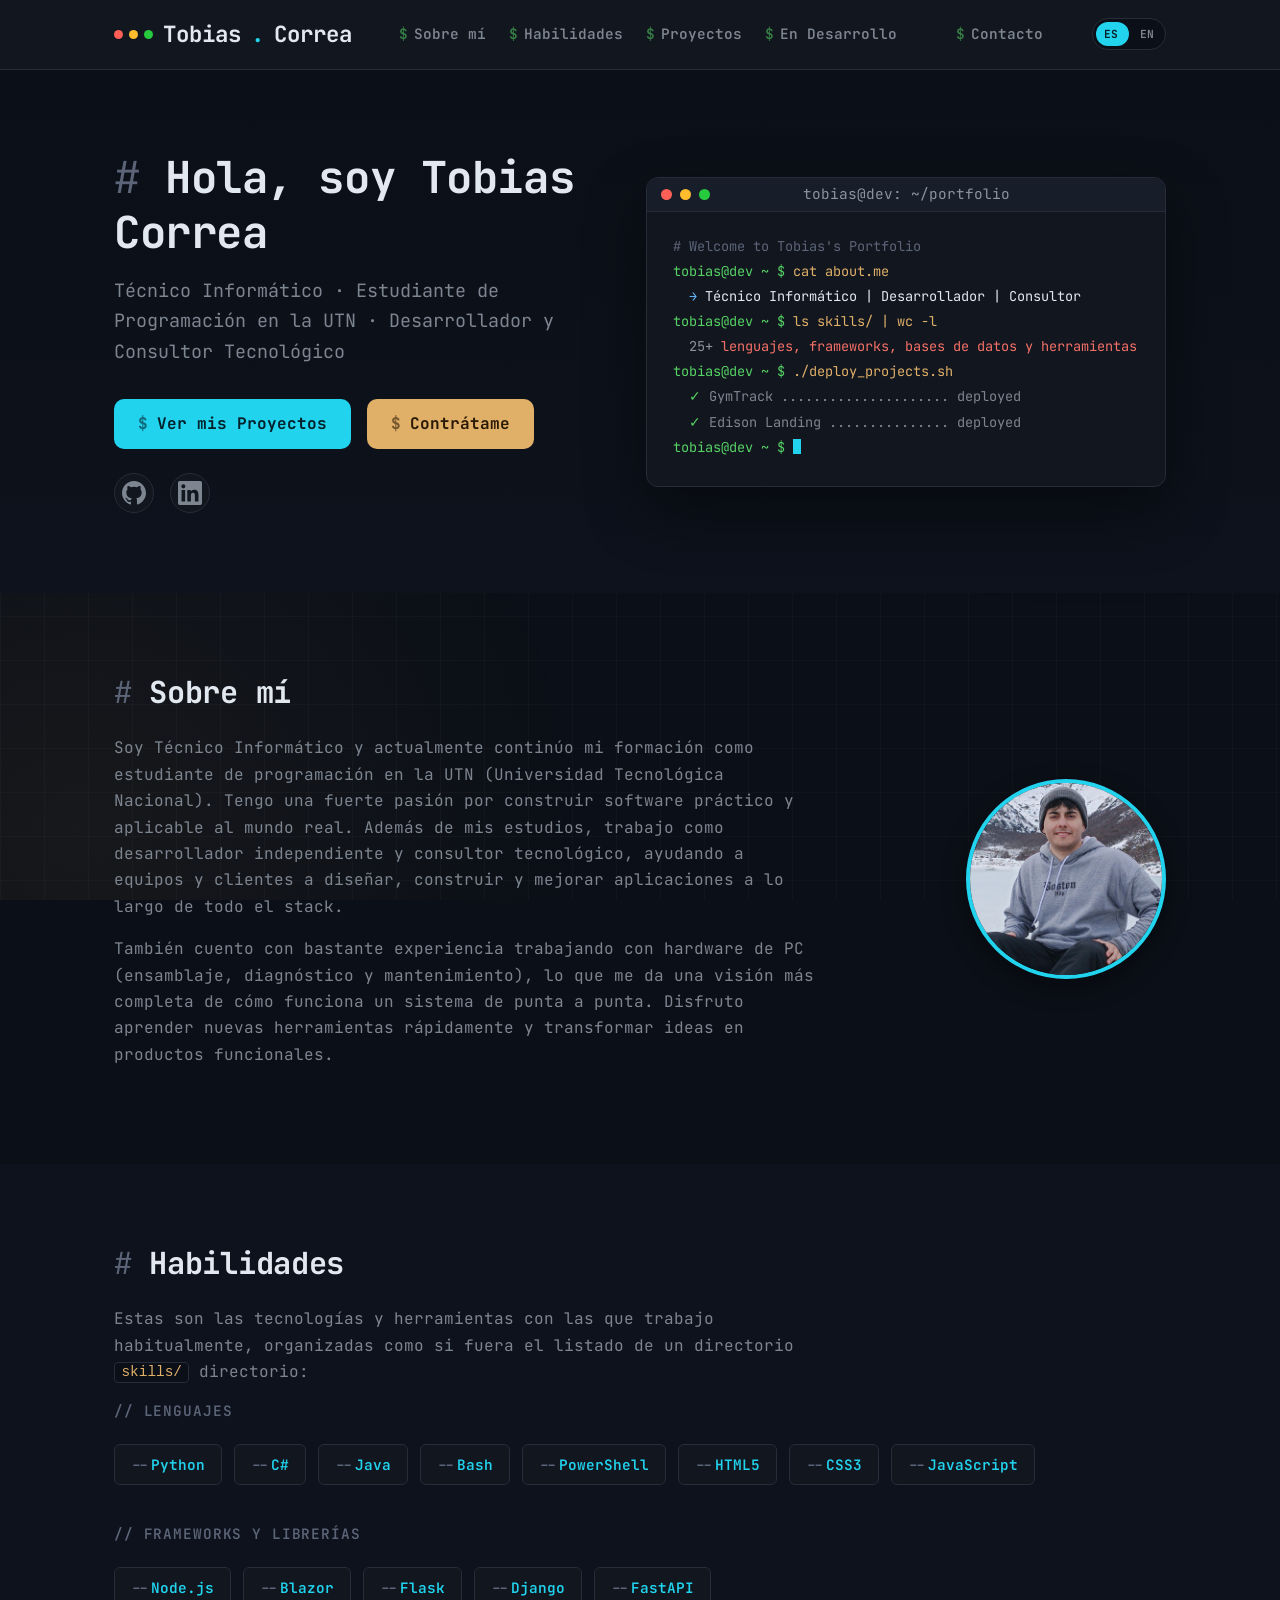
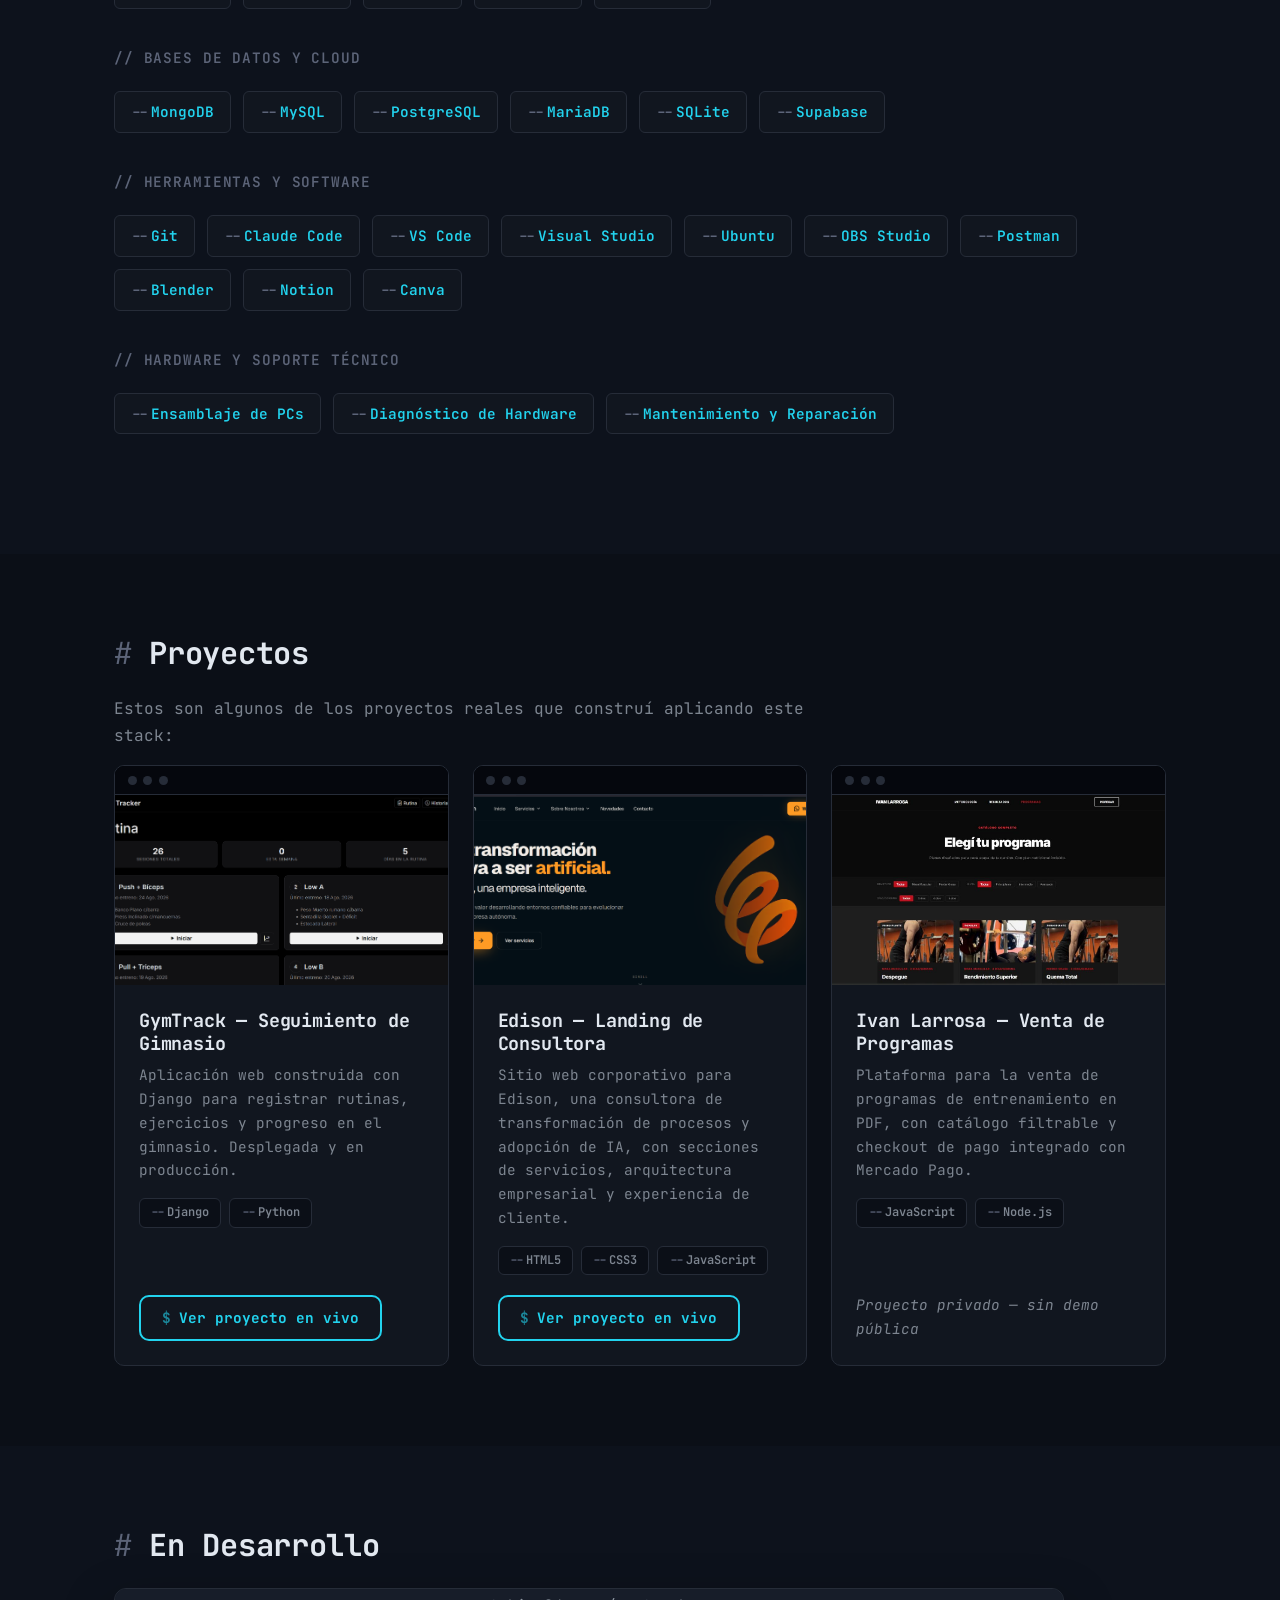
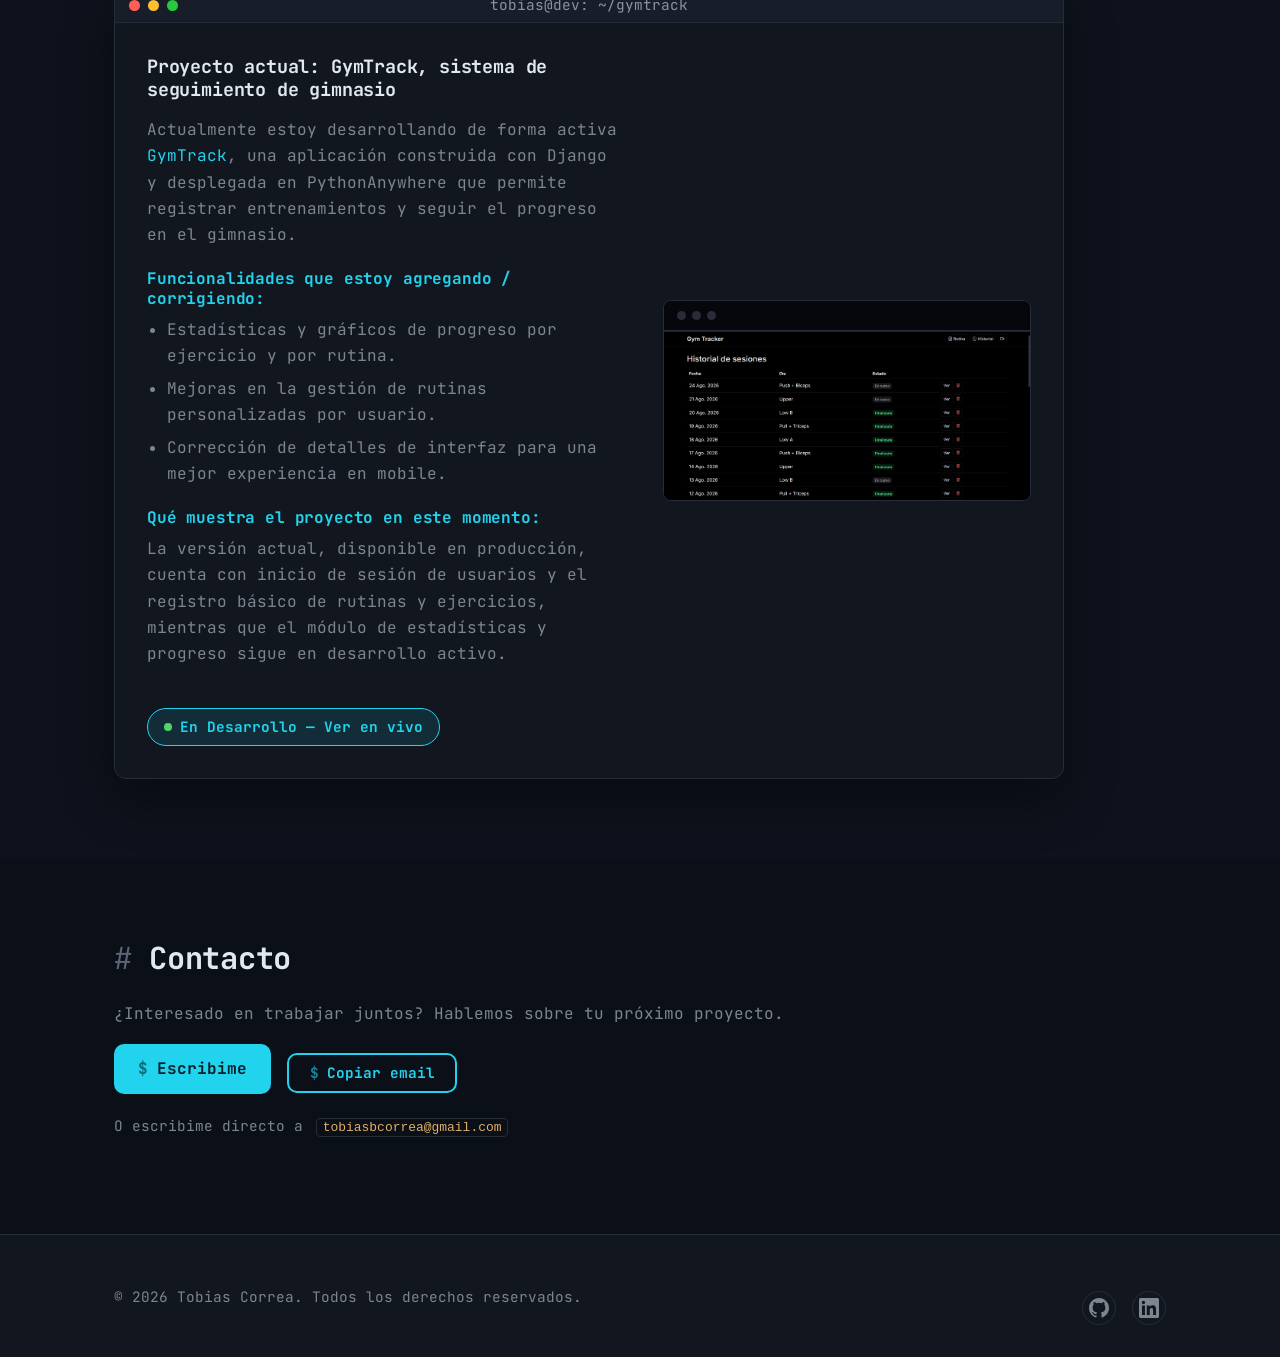
<file: index.html>
<!DOCTYPE html>
<html lang="es">
<head>
    <meta charset="UTF-8">
    <meta name="viewport" content="width=device-width, initial-scale=1.0">
    <title>Tobias Correa | Desarrollador y Consultor Tecnológico</title>
    <!-- Fuente monoespaciada (misma familia "de código" usada en toda la página) -->
    <link rel="preconnect" href="https://fonts.googleapis.com">
    <link rel="preconnect" href="https://fonts.gstatic.com" crossorigin>
    <link href="https://fonts.googleapis.com/css2?family=JetBrains+Mono:wght@400;500;600;700;800&display=swap" rel="stylesheet">
    <link rel="stylesheet" href="style.css">
</head>
<body>

    <!-- Switch de idioma ES/EN, 100% CSS (checkbox oculto + label).
         Tiene que ser el PRIMER hijo de <body> para que el selector
         hermano "~" de CSS pueda alcanzar header, main y footer. -->
    <input type="checkbox" id="lang-toggle" class="lang-checkbox" aria-label="Switch language between Spanish and English">

    <!--
        SPEECH OUTLINE -- quick map for the oral presentation
        1) LAYOUT     -> header (logo, nav, language switch), hero (h1, subtitle, CTA + Hire Me buttons, social icons)
        2) WORK IN PROGRESS -> see cue inside the #wip section below
        3) HTML STRUCTURE   -> header / main / footer, <nav><ul><li><a>
           Tags used on this site: header, nav, main, section, article, footer,
           h1, h2, h3, h4, p, ul, li, a, img, svg, span, div, input, label, code
        4) CSS DESIGN       -> monospace font, dark theme + accent colors, button hover effect
        Each step below has its own "SPEECH CUE:" comment right where it happens in the code.
    -->

    <!-- ============ HEADER ============ -->
    <!-- Contiene el logo de texto y la navegación principal del sitio -->
    <header class="site-header">
        <div class="container header-inner">

            <!-- SPEECH CUE: "The logo is at the top-left of the header. It shows my
                 name, 'Tobias.Correa', together with three decorative dots that
                 imitate a terminal window." -->
            <!-- Logo de texto (mi nombre), con los "tres puntos" de ventana de terminal -->
            <a href="#hero" class="logo">
                <span class="logo-dots" aria-hidden="true">
                    <span class="dot dot-red"></span><span class="dot dot-yellow"></span><span class="dot dot-green"></span>
                </span>
                Tobias<span class="logo-accent">.</span>Correa
            </a>

            <!-- Menú hamburguesa (solo visible en mobile): checkbox oculto + label,
                 mismo truco 100% CSS que el switch de idioma. Como está ANTES del
                 <nav> en el DOM, el selector hermano "~" puede mostrar/ocultar el
                 menú y animar el ícono según su estado marcado/desmarcado. -->
            <input type="checkbox" id="nav-toggle" class="nav-checkbox" aria-label="Abrir menú de navegación">
            <label for="nav-toggle" class="nav-burger" aria-hidden="true">
                <span></span><span></span><span></span>
            </label>

            <!-- SPEECH CUE: "Next to the logo is the navigation menu. It's a <nav>
                 element that wraps an unordered list, <ul>, and each item, <li>,
                 contains an <a> tag, which is the actual link." -->
            <!-- Navegación principal: <nav> que envuelve una <ul> de enlaces <li> -->
            <nav class="main-nav" aria-label="Navegación principal">
                <ul>
                    <li><a href="#about"><span class="i18n-es">Sobre mí</span><span class="i18n-en">About</span></a></li>
                    <li><a href="#skills"><span class="i18n-es">Habilidades</span><span class="i18n-en">Skills</span></a></li>
                    <li><a href="#projects"><span class="i18n-es">Proyectos</span><span class="i18n-en">Projects</span></a></li>
                    <li><a href="#wip"><span class="i18n-es">En Desarrollo</span><span class="i18n-en">Work in Progress</span></a></li>
                    <li><a href="#contact"><span class="i18n-es">Contacto</span><span class="i18n-en">Contact</span></a></li>
                </ul>
            </nav>

            <!-- SPEECH CUE: "Right next to the navigation menu, on the right side,
                 there is a language switch. It's a distinct element that lets the
                 visitor toggle the whole page between Spanish and English,
                 built with pure CSS, no JavaScript." -->
            <!-- Switch de idioma: un <label> apunta al checkbox de arriba por "for".
                 Al hacer click, cambia el estado del checkbox y el CSS se encarga
                 de mostrar/ocultar los bloques .i18n-es / .i18n-en de toda la página. -->
            <label for="lang-toggle" class="lang-switch">
                <span class="lang-option lang-es">ES</span>
                <span class="lang-option lang-en">EN</span>
                <span class="lang-thumb" aria-hidden="true"></span>
            </label>

        </div>
    </header>

    <!-- SPEECH CUE: "Inside the <main> element you can find all the content
         sections of the page: the hero section, About Me, Skills, Projects,
         Work in Progress, and Contact. The <main> element holds all of the
         page's content, organized into different section tags." -->
    <!-- ============ CONTENIDO PRINCIPAL ============ -->
    <main>

        <!-- ---------- SECCIÓN HERO ---------- -->
        <section id="hero" class="hero">
            <div class="container hero-inner">

                <div class="hero-text">
                    <!-- SPEECH CUE: "The main title is an <h1> heading. Below the main
                         title you can find a subtitle describing my roles, a primary
                         call-to-action button plus a 'Hire Me' button, and two social
                         icons linking to GitHub and LinkedIn." -->
                    <!-- Título principal: <h1> -->
                    <h1><span class="i18n-es">Hola, soy Tobias Correa</span><span class="i18n-en">Hi, I'm Tobias Correa</span></h1>

                    <!-- Subtítulo describiendo mis roles -->
                    <p class="subtitle">
                        <span class="i18n-es">Técnico Informático &middot; Estudiante de Programación en la UTN &middot; Desarrollador y Consultor Tecnológico</span><span class="i18n-en">IT Technician &middot; Programming Student at UTN &middot; Developer &amp; Tech Consultant</span>
                    </p>

                    <!-- Fila de botones: CTA principal + "Contrátame" (antes vivía en el
                         header, se movió acá para no ensanchar la navbar) -->
                    <div class="hero-cta-row">
                        <!-- Botón principal de llamada a la acción (CTA) -->
                        <a href="#projects" class="btn btn-primary"><span class="i18n-es">Ver mis Proyectos</span><span class="i18n-en">View my Projects</span></a>

                        <!-- Elemento distintivo: botón "Contrátame" -->
                        <a href="#contact" class="btn btn-hire"><span class="i18n-es">Contrátame</span><span class="i18n-en">Hire Me</span></a>
                    </div>

                    <!-- Enlaces a redes / repositorios, con iconos SVG inline (sin JS ni imágenes externas) -->
                    <div class="social-row">
                        <a href="https://github.com/TobiiC" target="_blank" rel="noopener noreferrer" class="social-link" aria-label="GitHub">
                            <svg viewBox="0 0 24 24" width="24" height="24" aria-hidden="true">
                                <path fill="currentColor" d="M12 0C5.37 0 0 5.37 0 12c0 5.3 3.44 9.8 8.21 11.39.6.11.82-.26.82-.58 0-.29-.01-1.04-.02-2.04-3.34.73-4.04-1.61-4.04-1.61-.55-1.39-1.34-1.76-1.34-1.76-1.09-.75.08-.73.08-.73 1.21.08 1.84 1.24 1.84 1.24 1.07 1.84 2.81 1.31 3.5 1 .11-.78.42-1.31.76-1.61-2.67-.3-5.47-1.33-5.47-5.93 0-1.31.47-2.38 1.24-3.22-.12-.3-.54-1.52.12-3.18 0 0 1.01-.32 3.3 1.23a11.5 11.5 0 0 1 6.01 0c2.29-1.55 3.3-1.23 3.3-1.23.66 1.66.24 2.88.12 3.18.77.84 1.24 1.91 1.24 3.22 0 4.61-2.81 5.63-5.48 5.93.43.37.81 1.1.81 2.22 0 1.6-.01 2.89-.01 3.29 0 .32.22.7.83.58C20.56 21.8 24 17.3 24 12c0-6.63-5.37-12-12-12Z"/>
                            </svg>
                        </a>
                        <a href="https://www.linkedin.com/in/tobias-b-correa/" target="_blank" rel="noopener noreferrer" class="social-link" aria-label="LinkedIn">
                            <svg viewBox="0 0 24 24" width="24" height="24" aria-hidden="true">
                                <path fill="currentColor" d="M20.45 20.45h-3.56v-5.57c0-1.33-.02-3.03-1.85-3.03-1.85 0-2.14 1.44-2.14 2.94v5.66H9.34V9h3.41v1.56h.05c.48-.9 1.64-1.85 3.38-1.85 3.6 0 4.27 2.37 4.27 5.46v6.28ZM5.34 7.43a2.06 2.06 0 1 1 0-4.12 2.06 2.06 0 0 1 0 4.12ZM7.12 20.45H3.56V9h3.56v11.45ZM22.22 0H1.77C.79 0 0 .77 0 1.73v20.54C0 23.23.79 24 1.77 24h20.45c.98 0 1.78-.77 1.78-1.73V1.73C24 .77 23.2 0 22.22 0Z"/>
                            </svg>
                        </a>
                    </div>
                </div>

                <!-- Ventana de terminal decorativa: refuerza la identidad "developer" del hero.
                     Los comandos y el comentario quedan igual en los dos idiomas (así se ve
                     una terminal real); solo el texto de salida se traduce. -->
                <div class="terminal" aria-hidden="true">
                    <div class="title-bar">
                        <span class="dot dot-red"></span>
                        <span class="dot dot-yellow"></span>
                        <span class="dot dot-green"></span>
                        <span class="title-text">tobias@dev: ~/portfolio</span>
                    </div>
                    <div class="term-body"><span class="term-comment"># Welcome to Tobias's Portfolio</span>
<span class="term-prompt">tobias@dev ~ $</span> <span class="term-command">cat about.me</span>
  <span class="term-arrow">→</span> <span class="term-path"><span class="i18n-es">Técnico Informático | Desarrollador | Consultor</span><span class="i18n-en">IT Technician | Developer | Consultant</span></span>
<span class="term-prompt">tobias@dev ~ $</span> <span class="term-command">ls skills/ | wc -l</span>
  <span class="term-listing">25+</span> <span class="term-skills"><span class="i18n-es">lenguajes, frameworks, bases de datos y herramientas</span><span class="i18n-en">languages, frameworks, databases and tools</span></span>
<span class="term-prompt">tobias@dev ~ $</span> <span class="term-command">./deploy_projects.sh</span>
  <span class="term-check">✓</span> <span class="term-task">GymTrack ..................... deployed</span>
  <span class="term-check">✓</span> <span class="term-task">Edison Landing ............... deployed</span>
<span class="term-prompt">tobias@dev ~ $</span> <span class="term-cursor"></span></div>
                </div>

            </div>
        </section>

        <!-- ---------- SOBRE MÍ ---------- -->
        <section id="about" class="section">
            <div class="container about-inner">
                <div class="about-text">
                    <h2><span class="i18n-es">Sobre mí</span><span class="i18n-en">About Me</span></h2>
                    <p>
                        <span class="i18n-es">Soy Técnico Informático y actualmente continúo mi formación como
                        estudiante de programación en la UTN (Universidad Tecnológica Nacional). Tengo una
                        fuerte pasión por construir software práctico y aplicable al mundo real. Además de
                        mis estudios, trabajo como desarrollador independiente y consultor tecnológico,
                        ayudando a equipos y clientes a diseñar, construir y mejorar aplicaciones a lo largo
                        de todo el stack.</span><span class="i18n-en">I'm an IT Technician, and I'm currently
                        continuing my studies as a programming student at UTN (Universidad Tecnológica
                        Nacional). I have a strong passion for building practical software that applies to
                        the real world. Besides my studies, I work as an independent developer and tech
                        consultant, helping teams and clients design, build and improve applications across
                        the whole stack.</span>
                    </p>
                    <p>
                        <span class="i18n-es">También cuento con bastante experiencia trabajando con hardware de PC (ensamblaje,
                        diagnóstico y mantenimiento), lo que me da una visión más completa de cómo funciona
                        un sistema de punta a punta. Disfruto aprender nuevas herramientas rápidamente y
                        transformar ideas en productos funcionales.</span><span class="i18n-en">I also have
                        quite a bit of experience working with PC hardware (assembly, diagnostics and
                        maintenance), which gives me a more complete view of how a system works end to end.
                        I enjoy learning new tools quickly and turning ideas into working products.</span>
                    </p>
                </div>

                <!-- Foto de perfil -->
                <div class="about-image">
                    <img src="images/1727876911340.jpeg" alt="Foto de Tobias Correa">
                </div>
            </div>
        </section>

        <!-- ---------- HABILIDADES ---------- -->
        <section id="skills" class="section section-alt">
            <div class="container">
                <h2><span class="i18n-es">Habilidades</span><span class="i18n-en">Skills</span></h2>
                <p>
                    <span class="i18n-es">Estas son las tecnologías y herramientas con las que trabajo habitualmente,
                    organizadas como si fuera el listado de un directorio</span><span class="i18n-en">These are
                    the technologies and tools I usually work with, organized as if they were the listing
                    of a</span> <code>skills/</code><span class="i18n-es"> directorio</span><span class="i18n-en"> directory</span>:
                </p>

                <div class="skills-group">
                    <h3 class="skills-label"><span class="i18n-es">Lenguajes</span><span class="i18n-en">Languages</span></h3>
                    <ul class="stack-list">
                        <li class="stack-item">Python</li>
                        <li class="stack-item">C#</li>
                        <li class="stack-item">Java</li>
                        <li class="stack-item">Bash</li>
                        <li class="stack-item">PowerShell</li>
                        <li class="stack-item">HTML5</li>
                        <li class="stack-item">CSS3</li>
                        <li class="stack-item">JavaScript</li>
                    </ul>
                </div>

                <div class="skills-group">
                    <h3 class="skills-label"><span class="i18n-es">Frameworks y Librerías</span><span class="i18n-en">Frameworks &amp; Libraries</span></h3>
                    <ul class="stack-list">
                        <li class="stack-item">Node.js</li>
                        <li class="stack-item">Blazor</li>
                        <li class="stack-item">Flask</li>
                        <li class="stack-item">Django</li>
                        <li class="stack-item">FastAPI</li>
                    </ul>
                </div>

                <div class="skills-group">
                    <h3 class="skills-label"><span class="i18n-es">Bases de Datos y Cloud</span><span class="i18n-en">Databases &amp; Cloud</span></h3>
                    <ul class="stack-list">
                        <li class="stack-item">MongoDB</li>
                        <li class="stack-item">MySQL</li>
                        <li class="stack-item">PostgreSQL</li>
                        <li class="stack-item">MariaDB</li>
                        <li class="stack-item">SQLite</li>
                        <li class="stack-item">Supabase</li>
                    </ul>
                </div>

                <div class="skills-group">
                    <h3 class="skills-label"><span class="i18n-es">Herramientas y Software</span><span class="i18n-en">Tools &amp; Software</span></h3>
                    <ul class="stack-list">
                        <li class="stack-item">Git</li>
                        <li class="stack-item">Claude Code</li>
                        <li class="stack-item">VS Code</li>
                        <li class="stack-item">Visual Studio</li>
                        <li class="stack-item">Ubuntu</li>
                        <li class="stack-item">OBS Studio</li>
                        <li class="stack-item">Postman</li>
                        <li class="stack-item">Blender</li>
                        <li class="stack-item">Notion</li>
                        <li class="stack-item">Canva</li>
                    </ul>
                </div>

                <div class="skills-group">
                    <h3 class="skills-label"><span class="i18n-es">Hardware y Soporte Técnico</span><span class="i18n-en">Hardware &amp; Technical Support</span></h3>
                    <ul class="stack-list">
                        <li class="stack-item"><span class="i18n-es">Ensamblaje de PCs</span><span class="i18n-en">PC Assembly</span></li>
                        <li class="stack-item"><span class="i18n-es">Diagnóstico de Hardware</span><span class="i18n-en">Hardware Diagnostics</span></li>
                        <li class="stack-item"><span class="i18n-es">Mantenimiento y Reparación</span><span class="i18n-en">Maintenance &amp; Repair</span></li>
                    </ul>
                </div>
            </div>
        </section>

        <!-- ---------- PROYECTOS ---------- -->
        <section id="projects" class="section">
            <div class="container">
                <h2><span class="i18n-es">Proyectos</span><span class="i18n-en">Projects</span></h2>
                <p>
                    <span class="i18n-es">Estos son algunos de los proyectos reales que construí aplicando este stack:</span><span class="i18n-en">These are some of the real projects I built applying this stack:</span>
                </p>

                <div class="card-grid">

                    <!-- Proyecto 1: GymTrack -->
                    <article class="card project-card">
                        <div class="project-image">
                            <div class="browser-bar" aria-hidden="true"><span></span><span></span><span></span></div>
                            <img src="images/gymtrack/gym-tracker-1.png" alt="Panel de rutina de GymTrack, mostrando sesiones totales y los días de entrenamiento">
                        </div>
                        <div class="project-body">
                            <h3>GymTrack &mdash; <span class="i18n-es">Seguimiento de Gimnasio</span><span class="i18n-en">Gym Tracking App</span></h3>
                            <p>
                                <span class="i18n-es">Aplicación web construida con Django para registrar rutinas, ejercicios y
                                progreso en el gimnasio. Desplegada y en producción.</span><span class="i18n-en">A web
                                application built with Django to log workouts, exercises and progress at the
                                gym. Deployed and in production.</span>
                            </p>
                            <ul class="project-tags">
                                <li>Django</li>
                                <li>Python</li>
                            </ul>
                            <a href="https://themagician.pythonanywhere.com" target="_blank" rel="noopener noreferrer" class="btn btn-secondary"><span class="i18n-es">Ver proyecto en vivo</span><span class="i18n-en">View live project</span></a>
                        </div>
                    </article>

                    <!-- Proyecto 2: Edison -->
                    <article class="card project-card">
                        <div class="project-image">
                            <div class="browser-bar" aria-hidden="true"><span></span><span></span><span></span></div>
                            <img src="images/Edison-page/edison-hero.png" alt="Página de inicio de Edison, una consultora de transformación digital">
                        </div>
                        <div class="project-body">
                            <h3>Edison &mdash; <span class="i18n-es">Landing de Consultora</span><span class="i18n-en">Consulting Firm Landing Page</span></h3>
                            <p>
                                <span class="i18n-es">Sitio web corporativo para Edison, una consultora de transformación de
                                procesos y adopción de IA, con secciones de servicios, arquitectura
                                empresarial y experiencia de cliente.</span><span class="i18n-en">A corporate
                                website for Edison, a process-transformation and AI-adoption consulting
                                firm, with sections for services, enterprise architecture and customer
                                experience.</span>
                            </p>
                            <ul class="project-tags">
                                <li>HTML5</li>
                                <li>CSS3</li>
                                <li>JavaScript</li>
                            </ul>
                            <a href="https://edison-la.com/" target="_blank" rel="noopener noreferrer" class="btn btn-secondary"><span class="i18n-es">Ver proyecto en vivo</span><span class="i18n-en">View live project</span></a>
                        </div>
                    </article>

                    <!-- Proyecto 3: Ivan Larrosa -->
                    <article class="card project-card">
                        <div class="project-image">
                            <div class="browser-bar" aria-hidden="true"><span></span><span></span><span></span></div>
                            <img src="images/pagina-ivan/ivan-faq.jpeg" alt="Catálogo de programas de entrenamiento del sitio de Ivan Larrosa">
                        </div>
                        <div class="project-body">
                            <h3>Ivan Larrosa &mdash; <span class="i18n-es">Venta de Programas</span><span class="i18n-en">Training Program Sales</span></h3>
                            <p>
                                <span class="i18n-es">Plataforma para la venta de programas de entrenamiento en PDF, con
                                catálogo filtrable y checkout de pago integrado con Mercado Pago.</span><span class="i18n-en">A
                                platform for selling PDF training programs, with a filterable catalog and a
                                checkout integrated with Mercado Pago.</span>
                            </p>
                            <ul class="project-tags">
                                <li>JavaScript</li>
                                <li>Node.js</li>
                            </ul>
                            <span class="tag-note"><span class="i18n-es">Proyecto privado &mdash; sin demo pública</span><span class="i18n-en">Private project &mdash; no public demo</span></span>
                        </div>
                    </article>

                </div>
            </div>
        </section>

        <!-- SPEECH CUE (Work in Progress -- 3 questions):
             1. "What are you working on now?" -> GymTrack, a gym-tracking web app built with Django.
             2. "What features are you adding/fixing?" -> progress charts & stats, custom routines
                management, and mobile UI fixes.
             3. "What is the site showing right now?" -> a working login and basic routine/exercise
                logging live in production, while the stats module is still under development. -->
        <!-- ---------- EN DESARROLLO ---------- -->
        <section id="wip" class="section section-alt">
            <div class="container">
                <h2><span class="i18n-es">En Desarrollo</span><span class="i18n-en">Work in Progress</span></h2>

                <article class="wip-card">
                    <div class="title-bar">
                        <span class="dot dot-red"></span><span class="dot dot-yellow"></span><span class="dot dot-green"></span>
                        <span class="title-text">tobias@dev: ~/gymtrack</span>
                    </div>
                    <div class="wip-content">
                        <div class="wip-text">
                            <h3><span class="i18n-es">Proyecto actual: GymTrack, sistema de seguimiento de gimnasio</span><span class="i18n-en">Current project: GymTrack, a gym-tracking system</span></h3>

                            <p>
                                <span class="i18n-es">Actualmente estoy desarrollando de forma activa </span><span class="i18n-en">I'm currently actively developing </span><a href="https://themagician.pythonanywhere.com" target="_blank" rel="noopener noreferrer">GymTrack</a><span class="i18n-es">,
                                una aplicación construida con Django y desplegada en PythonAnywhere que permite
                                registrar entrenamientos y seguir el progreso en el gimnasio.</span><span class="i18n-en">,
                                an application built with Django and deployed on PythonAnywhere that lets
                                users log workouts and track their progress at the gym.</span>
                            </p>

                            <h4><span class="i18n-es">Funcionalidades que estoy agregando / corrigiendo:</span><span class="i18n-en">Features I'm adding / fixing:</span></h4>
                            <ul class="wip-list">
                                <li><span class="i18n-es">Estadísticas y gráficos de progreso por ejercicio y por rutina.</span><span class="i18n-en">Statistics and progress charts for each exercise and routine.</span></li>
                                <li><span class="i18n-es">Mejoras en la gestión de rutinas personalizadas por usuario.</span><span class="i18n-en">Improvements to how personalized user routines are managed.</span></li>
                                <li><span class="i18n-es">Corrección de detalles de interfaz para una mejor experiencia en mobile.</span><span class="i18n-en">Interface fixes for a better mobile experience.</span></li>
                            </ul>

                            <h4><span class="i18n-es">Qué muestra el proyecto en este momento:</span><span class="i18n-en">What the project shows right now:</span></h4>
                            <p>
                                <span class="i18n-es">La versión actual, disponible en producción, cuenta con inicio de sesión de
                                usuarios y el registro básico de rutinas y ejercicios, mientras que el módulo
                                de estadísticas y progreso sigue en desarrollo activo.</span><span class="i18n-en">The
                                current version, live in production, includes user login and basic routine
                                and exercise logging, while the statistics and progress module is still
                                under active development.</span>
                            </p>

                            <a href="https://themagician.pythonanywhere.com" target="_blank" rel="noopener noreferrer" class="status-badge"><span class="i18n-es">En Desarrollo &mdash; Ver en vivo</span><span class="i18n-en">Work in Progress &mdash; View live</span></a>
                        </div>

                        <div class="wip-image">
                            <div class="browser-bar" aria-hidden="true"><span></span><span></span><span></span></div>
                            <img src="images/gymtrack/gym-tracker-2.png" alt="Historial de sesiones de entrenamiento en GymTrack">
                        </div>
                    </div>
                </article>
            </div>
        </section>

        <!-- ---------- CONTACTO ---------- -->
        <section id="contact" class="section">
            <div class="container">
                <h2><span class="i18n-es">Contacto</span><span class="i18n-en">Contact</span></h2>
                <p>
                    <span class="i18n-es">¿Interesado en trabajar juntos? Hablemos sobre tu próximo proyecto.</span><span class="i18n-en">Interested in working together? Let's talk about your next project.</span>
                </p>

                <!-- Tres formas de contacto para no depender de que el visitante
                     tenga un cliente de correo (Outlook, etc.) instalado y
                     configurado por defecto: mailto: (funciona en celulares y en
                     PCs con cliente configurado), Gmail web (funciona en cualquier
                     navegador, sin instalar nada) y copiar el email al portapapeles. -->
                <div class="contact-actions">
                    <a href="https://mail.google.com/mail/?view=cm&amp;fs=1&amp;to=tobiasbcorrea@gmail.com" target="_blank" rel="noopener noreferrer"class="btn btn-primary"><span class="i18n-es">Escribime</span><span class="i18n-en">Message Me</span></a>
                    <button type="button" class="btn btn-secondary" id="copy-email-btn" data-email="tobiasbcorrea@gmail.com" data-copied-es="¡Copiado!" data-copied-en="Copied!">
                        <span class="i18n-es">Copiar email</span><span class="i18n-en">Copy email</span>
                    </button>
                </div>

                <p class="contact-email-fallback">
                    <span class="i18n-es">O escribime directo a</span><span class="i18n-en">Or email me directly at</span>
                    <code>tobiasbcorrea@gmail.com</code>
                </p>
            </div>
        </section>

    </main>

    <!-- SPEECH CUE: "Finally, the footer, at the very bottom of the page, contains
         the copyright text and the same social media icons. So, the overall
         structure is: header holds branding and navigation, main holds all the
         content sections, and footer closes the page with copyright and social
         links." -->
    <!-- ============ FOOTER ============ -->
    <footer class="site-footer">
        <div class="container footer-inner">
            <p>&copy; 2026 Tobias Correa. <span class="i18n-es">Todos los derechos reservados.</span><span class="i18n-en">All rights reserved.</span></p>
            <div class="social-row">
                <a href="https://github.com/TobiiC" target="_blank" rel="noopener noreferrer" class="social-link" aria-label="GitHub">
                    <svg viewBox="0 0 24 24" width="20" height="20" aria-hidden="true">
                        <path fill="currentColor" d="M12 0C5.37 0 0 5.37 0 12c0 5.3 3.44 9.8 8.21 11.39.6.11.82-.26.82-.58 0-.29-.01-1.04-.02-2.04-3.34.73-4.04-1.61-4.04-1.61-.55-1.39-1.34-1.76-1.34-1.76-1.09-.75.08-.73.08-.73 1.21.08 1.84 1.24 1.84 1.24 1.07 1.84 2.81 1.31 3.5 1 .11-.78.42-1.31.76-1.61-2.67-.3-5.47-1.33-5.47-5.93 0-1.31.47-2.38 1.24-3.22-.12-.3-.54-1.52.12-3.18 0 0 1.01-.32 3.3 1.23a11.5 11.5 0 0 1 6.01 0c2.29-1.55 3.3-1.23 3.3-1.23.66 1.66.24 2.88.12 3.18.77.84 1.24 1.91 1.24 3.22 0 4.61-2.81 5.63-5.48 5.93.43.37.81 1.1.81 2.22 0 1.6-.01 2.89-.01 3.29 0 .32.22.7.83.58C20.56 21.8 24 17.3 24 12c0-6.63-5.37-12-12-12Z"/>
                    </svg>
                </a>
                <a href="https://www.linkedin.com/in/tobias-b-correa/" target="_blank" rel="noopener noreferrer" class="social-link" aria-label="LinkedIn">
                    <svg viewBox="0 0 24 24" width="20" height="20" aria-hidden="true">
                        <path fill="currentColor" d="M20.45 20.45h-3.56v-5.57c0-1.33-.02-3.03-1.85-3.03-1.85 0-2.14 1.44-2.14 2.94v5.66H9.34V9h3.41v1.56h.05c.48-.9 1.64-1.85 3.38-1.85 3.6 0 4.27 2.37 4.27 5.46v6.28ZM5.34 7.43a2.06 2.06 0 1 1 0-4.12 2.06 2.06 0 0 1 0 4.12ZM7.12 20.45H3.56V9h3.56v11.45ZM22.22 0H1.77C.79 0 0 .77 0 1.73v20.54C0 23.23.79 24 1.77 24h20.45c.98 0 1.78-.77 1.78-1.73V1.73C24 .77 23.2 0 22.22 0Z"/>
                    </svg>
                </a>
            </div>
        </div>
    </footer>

    <!-- Un poco de JS, solo para dos detalles de usabilidad que el CSS puro no
         puede resolver: cerrar el menú hamburguesa al tocar un link, y copiar
         el email al portapapeles como alternativa a mailto:. Todo lo demás del
         sitio (layout, idioma, tema) sigue siendo 100% HTML/CSS. -->
    <script>
        // Cierra el menú mobile automáticamente al navegar a una sección
        const navToggle = document.getElementById('nav-toggle');
        document.querySelectorAll('.main-nav a').forEach((link) => {
            link.addEventListener('click', () => {
                if (navToggle) navToggle.checked = false;
            });
        });

        // Botón "Copiar email": alternativa para quien no tenga un cliente de
        // correo (Outlook, etc.) configurado por defecto en su computadora.
        const copyBtn = document.getElementById('copy-email-btn');
        if (copyBtn) {
            copyBtn.addEventListener('click', async () => {
                const email = copyBtn.dataset.email;
                const isEnglish = document.getElementById('lang-toggle').checked;
                const originalHTML = copyBtn.innerHTML;
                try {
                    await navigator.clipboard.writeText(email);
                } catch (err) {
                    // Fallback para navegadores sin permiso/soporte de Clipboard API
                    const tempInput = document.createElement('textarea');
                    tempInput.value = email;
                    document.body.appendChild(tempInput);
                    tempInput.select();
                    document.execCommand('copy');
                    document.body.removeChild(tempInput);
                }
                copyBtn.textContent = isEnglish ? copyBtn.dataset.copiedEn : copyBtn.dataset.copiedEs;
                setTimeout(() => {
                    copyBtn.innerHTML = originalHTML;
                }, 2000);
            });
        }
    </script>

</body>
</html>
</file>
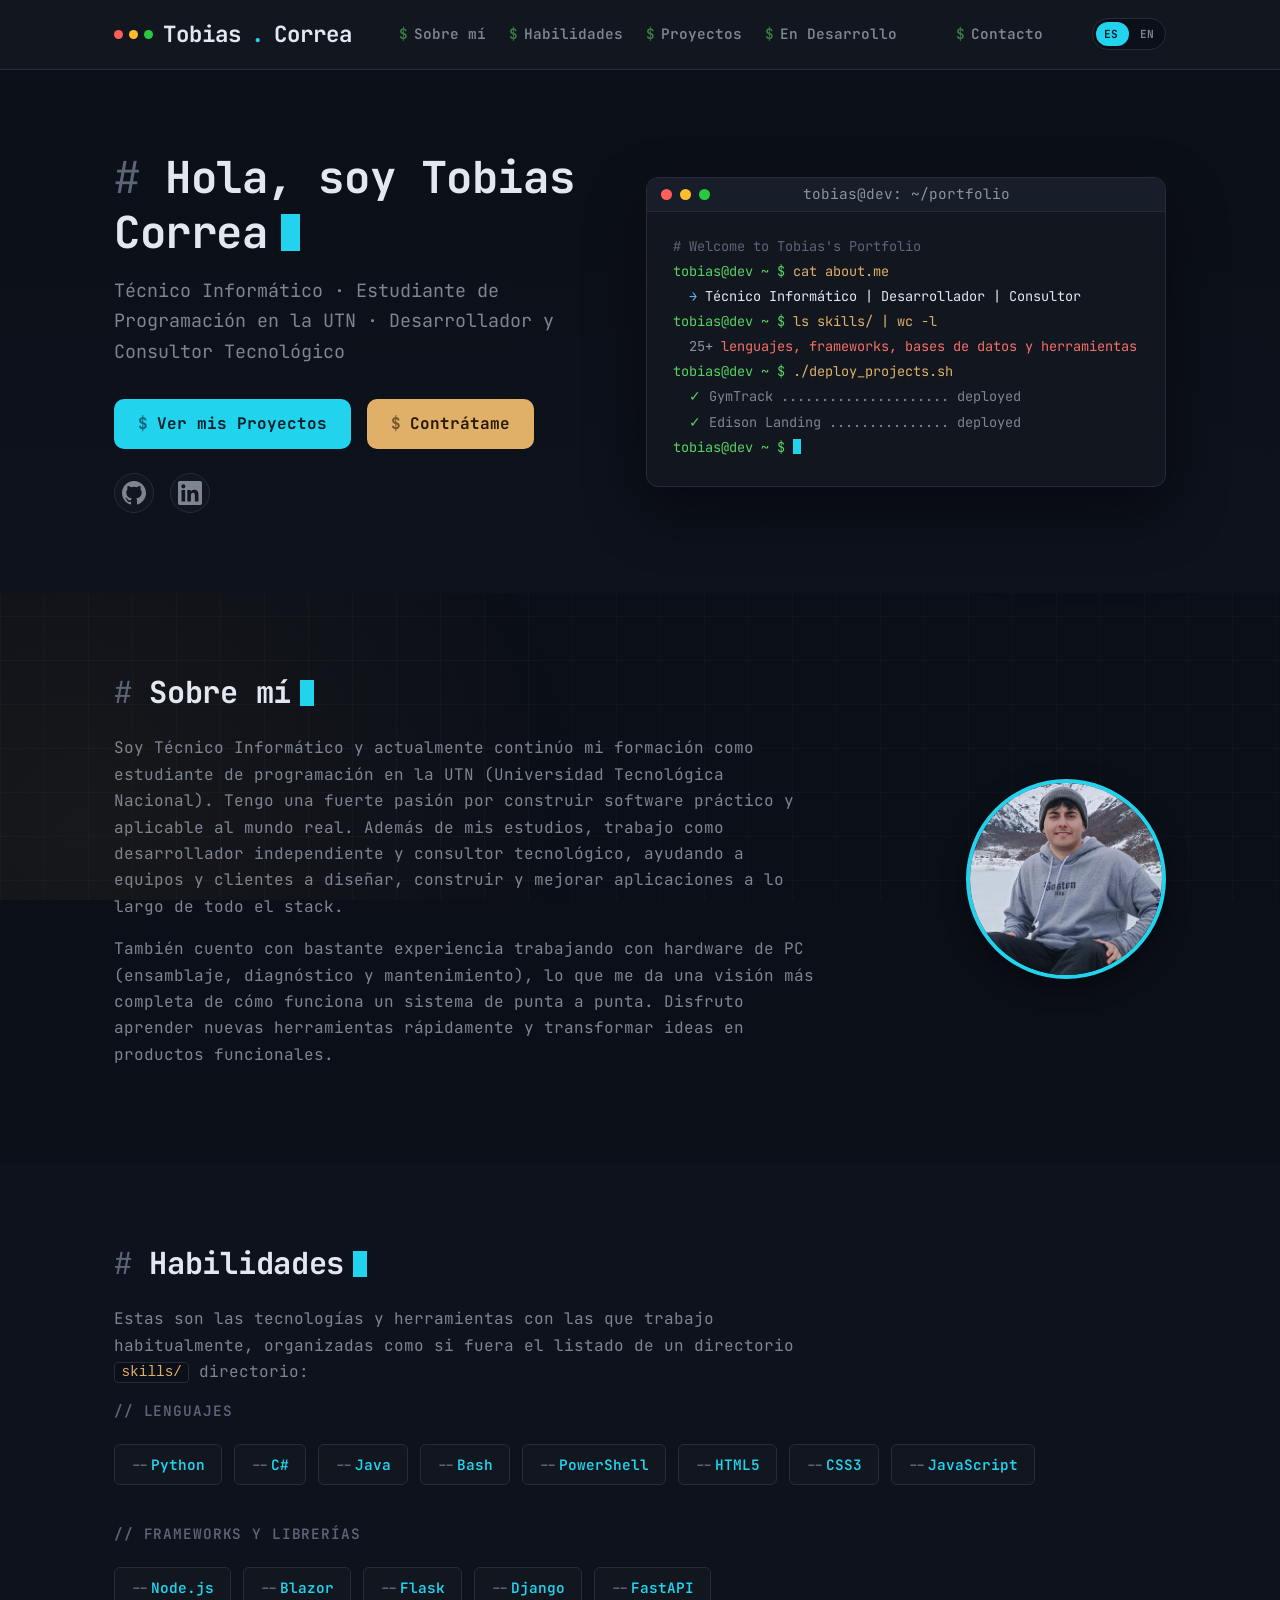
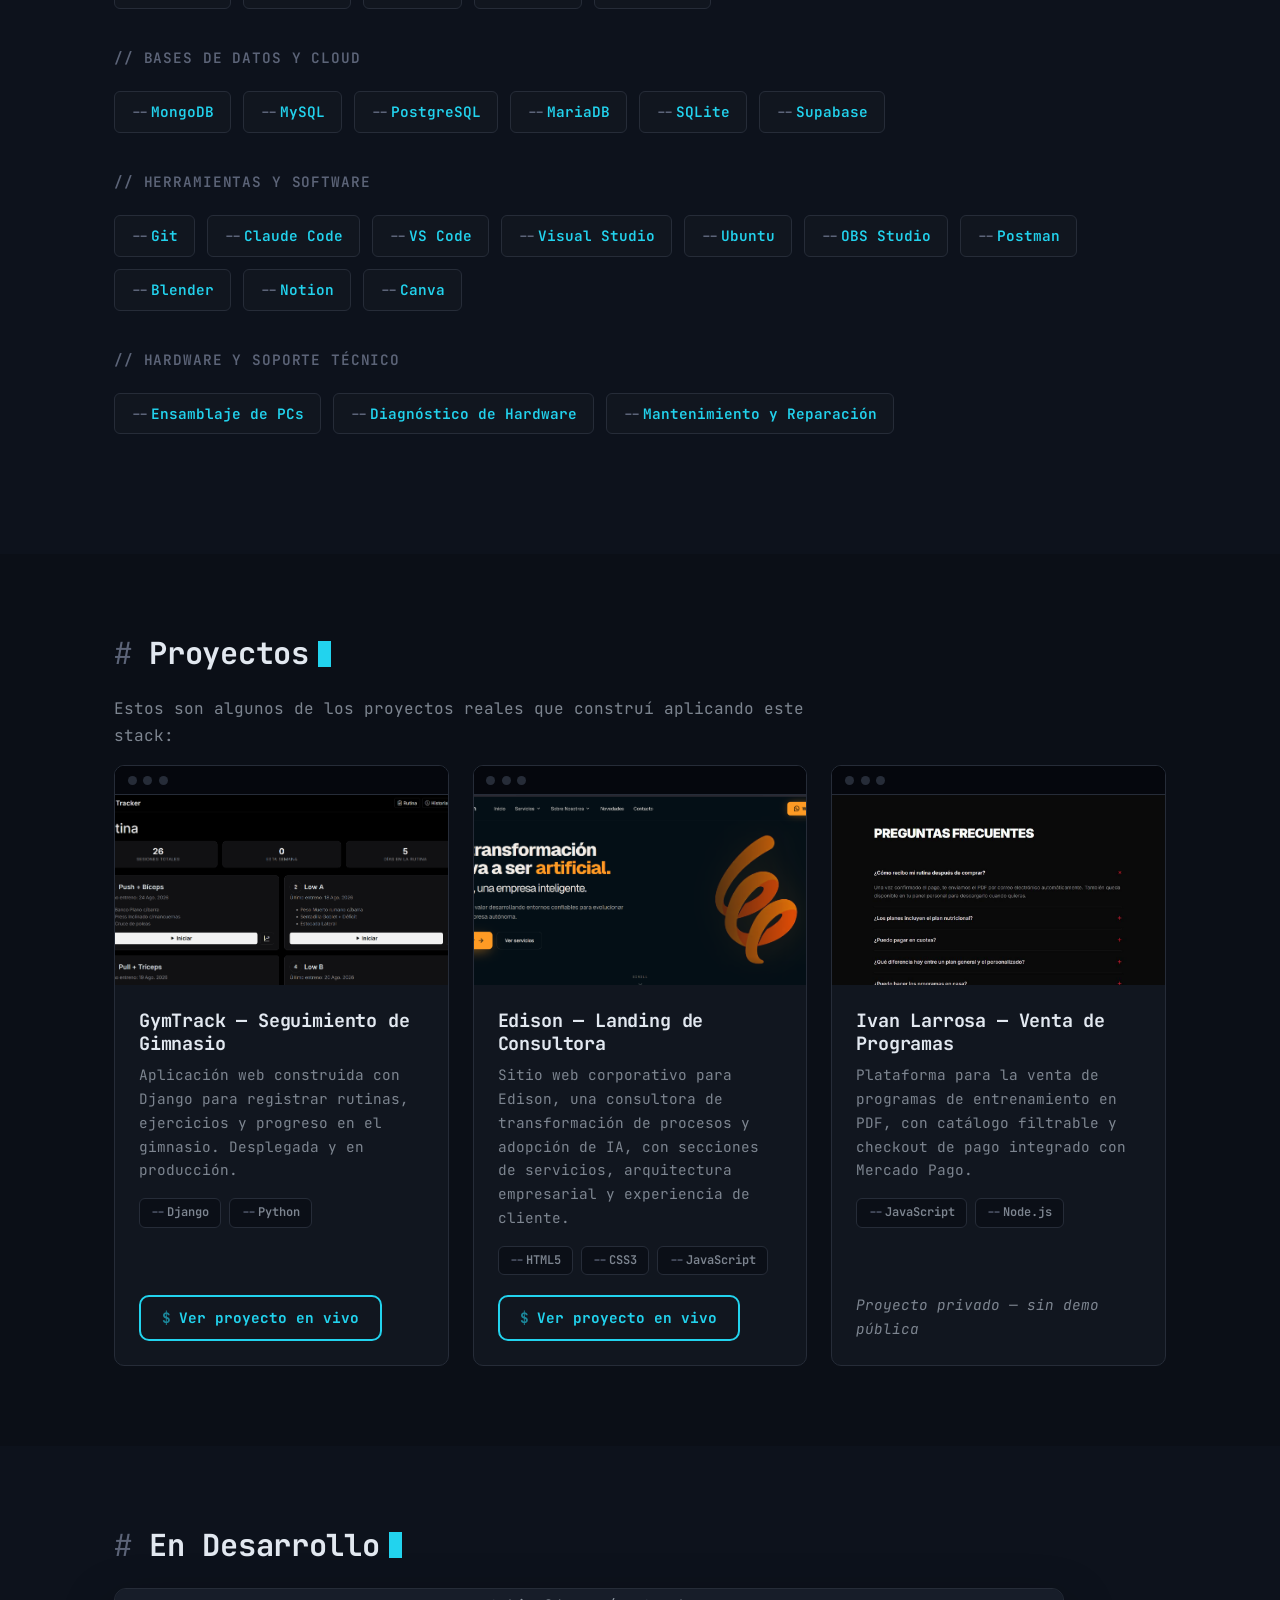
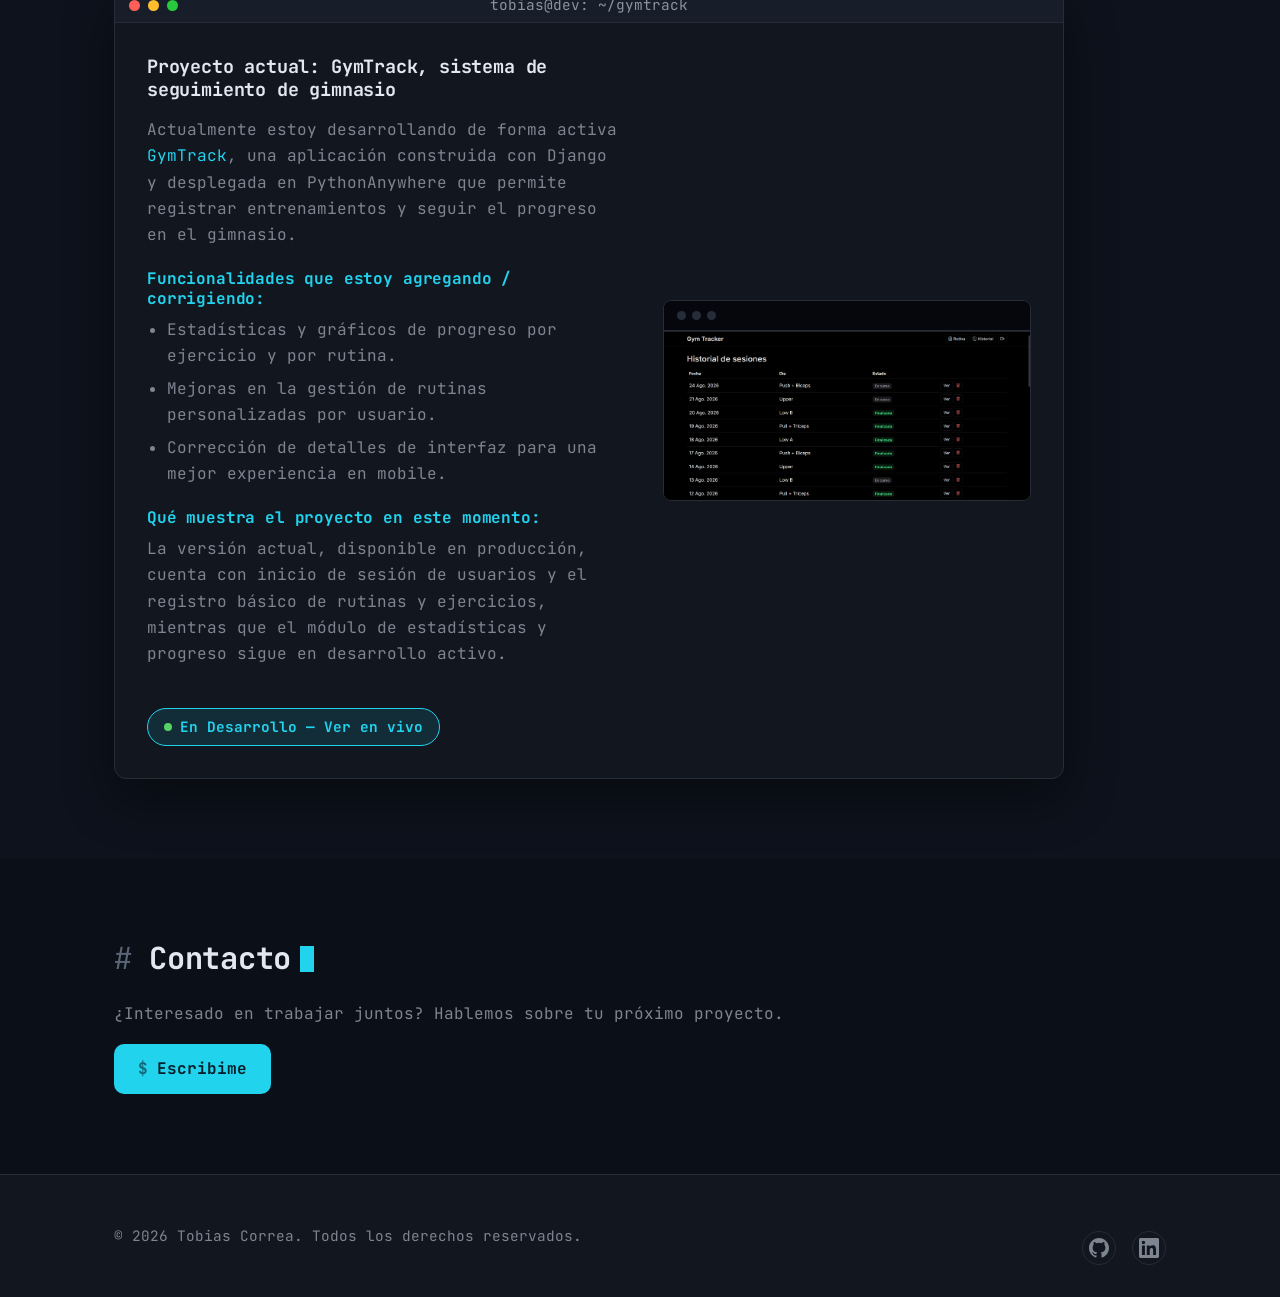
<file: Tobias Correa Portfolio/index.html>
<!DOCTYPE html>
<html lang="es">
<head>
    <meta charset="UTF-8">
    <meta name="viewport" content="width=device-width, initial-scale=1.0">
    <title>Tobias Correa | Desarrollador y Consultor Tecnológico</title>
    <!-- Fuente monoespaciada (misma familia "de código" usada en toda la página) -->
    <link rel="preconnect" href="https://fonts.googleapis.com">
    <link rel="preconnect" href="https://fonts.gstatic.com" crossorigin>
    <link href="https://fonts.googleapis.com/css2?family=JetBrains+Mono:wght@400;500;600;700;800&display=swap" rel="stylesheet">
    <link rel="stylesheet" href="style.css">
</head>
<body>

    <!-- Switch de idioma ES/EN, 100% CSS (checkbox oculto + label).
         Tiene que ser el PRIMER hijo de <body> para que el selector
         hermano "~" de CSS pueda alcanzar header, main y footer. -->
    <input type="checkbox" id="lang-toggle" class="lang-checkbox" aria-label="Switch language between Spanish and English">

    <!--
        SPEECH OUTLINE -- quick map for the oral presentation
        1) LAYOUT     -> header (logo, nav, language switch), hero (h1, subtitle, CTA + Hire Me buttons, social icons)
        2) WORK IN PROGRESS -> see cue inside the #wip section below
        3) HTML STRUCTURE   -> header / main / footer, <nav><ul><li><a>
           Tags used on this site: header, nav, main, section, article, footer,
           h1, h2, h3, h4, p, ul, li, a, img, svg, span, div, input, label, code
        4) CSS DESIGN       -> monospace font, dark theme + accent colors, button hover effect
        Each step below has its own "SPEECH CUE:" comment right where it happens in the code.
    -->

    <!-- ============ HEADER ============ -->
    <!-- Contiene el logo de texto y la navegación principal del sitio -->
    <header class="site-header">
        <div class="container header-inner">

            <!-- SPEECH CUE: "The logo is at the top-left of the header. It shows my
                 name, 'Tobias.Correa', together with three decorative dots that
                 imitate a terminal window." -->
            <!-- Logo de texto (mi nombre), con los "tres puntos" de ventana de terminal -->
            <a href="#hero" class="logo">
                <span class="logo-dots" aria-hidden="true">
                    <span class="dot dot-red"></span><span class="dot dot-yellow"></span><span class="dot dot-green"></span>
                </span>
                Tobias<span class="logo-accent">.</span>Correa
            </a>

            <!-- SPEECH CUE: "Next to the logo is the navigation menu. It's a <nav>
                 element that wraps an unordered list, <ul>, and each item, <li>,
                 contains an <a> tag, which is the actual link." -->
            <!-- Navegación principal: <nav> que envuelve una <ul> de enlaces <li> -->
            <nav class="main-nav" aria-label="Navegación principal">
                <ul>
                    <li><a href="#about"><span class="i18n-es">Sobre mí</span><span class="i18n-en">About</span></a></li>
                    <li><a href="#skills"><span class="i18n-es">Habilidades</span><span class="i18n-en">Skills</span></a></li>
                    <li><a href="#projects"><span class="i18n-es">Proyectos</span><span class="i18n-en">Projects</span></a></li>
                    <li><a href="#wip"><span class="i18n-es">En Desarrollo</span><span class="i18n-en">Work in Progress</span></a></li>
                    <li><a href="#contact"><span class="i18n-es">Contacto</span><span class="i18n-en">Contact</span></a></li>
                </ul>
            </nav>

            <!-- SPEECH CUE: "Right next to the navigation menu, on the right side,
                 there is a language switch. It's a distinct element that lets the
                 visitor toggle the whole page between Spanish and English,
                 built with pure CSS, no JavaScript." -->
            <!-- Switch de idioma: un <label> apunta al checkbox de arriba por "for".
                 Al hacer click, cambia el estado del checkbox y el CSS se encarga
                 de mostrar/ocultar los bloques .i18n-es / .i18n-en de toda la página. -->
            <label for="lang-toggle" class="lang-switch">
                <span class="lang-option lang-es">ES</span>
                <span class="lang-option lang-en">EN</span>
                <span class="lang-thumb" aria-hidden="true"></span>
            </label>

        </div>
    </header>

    <!-- SPEECH CUE: "Inside the <main> element you can find all the content
         sections of the page: the hero section, About Me, Skills, Projects,
         Work in Progress, and Contact. The <main> element holds all of the
         page's content, organized into different section tags." -->
    <!-- ============ CONTENIDO PRINCIPAL ============ -->
    <main>

        <!-- ---------- SECCIÓN HERO ---------- -->
        <section id="hero" class="hero">
            <div class="container hero-inner">

                <div class="hero-text">
                    <!-- SPEECH CUE: "The main title is an <h1> heading. Below the main
                         title you can find a subtitle describing my roles, a primary
                         call-to-action button plus a 'Hire Me' button, and two social
                         icons linking to GitHub and LinkedIn." -->
                    <!-- Título principal: <h1> -->
                    <h1><span class="i18n-es">Hola, soy Tobias Correa</span><span class="i18n-en">Hi, I'm Tobias Correa</span></h1>

                    <!-- Subtítulo describiendo mis roles -->
                    <p class="subtitle">
                        <span class="i18n-es">Técnico Informático &middot; Estudiante de Programación en la UTN &middot; Desarrollador y Consultor Tecnológico</span><span class="i18n-en">IT Technician &middot; Programming Student at UTN &middot; Developer &amp; Tech Consultant</span>
                    </p>

                    <!-- Fila de botones: CTA principal + "Contrátame" (antes vivía en el
                         header, se movió acá para no ensanchar la navbar) -->
                    <div class="hero-cta-row">
                        <!-- Botón principal de llamada a la acción (CTA) -->
                        <a href="#projects" class="btn btn-primary"><span class="i18n-es">Ver mis Proyectos</span><span class="i18n-en">View my Projects</span></a>

                        <!-- Elemento distintivo: botón "Contrátame" -->
                        <a href="#contact" class="btn btn-hire"><span class="i18n-es">Contrátame</span><span class="i18n-en">Hire Me</span></a>
                    </div>

                    <!-- Enlaces a redes / repositorios, con iconos SVG inline (sin JS ni imágenes externas) -->
                    <div class="social-row">
                        <a href="https://github.com/TobiiC" target="_blank" rel="noopener noreferrer" class="social-link" aria-label="GitHub">
                            <svg viewBox="0 0 24 24" width="24" height="24" aria-hidden="true">
                                <path fill="currentColor" d="M12 0C5.37 0 0 5.37 0 12c0 5.3 3.44 9.8 8.21 11.39.6.11.82-.26.82-.58 0-.29-.01-1.04-.02-2.04-3.34.73-4.04-1.61-4.04-1.61-.55-1.39-1.34-1.76-1.34-1.76-1.09-.75.08-.73.08-.73 1.21.08 1.84 1.24 1.84 1.24 1.07 1.84 2.81 1.31 3.5 1 .11-.78.42-1.31.76-1.61-2.67-.3-5.47-1.33-5.47-5.93 0-1.31.47-2.38 1.24-3.22-.12-.3-.54-1.52.12-3.18 0 0 1.01-.32 3.3 1.23a11.5 11.5 0 0 1 6.01 0c2.29-1.55 3.3-1.23 3.3-1.23.66 1.66.24 2.88.12 3.18.77.84 1.24 1.91 1.24 3.22 0 4.61-2.81 5.63-5.48 5.93.43.37.81 1.1.81 2.22 0 1.6-.01 2.89-.01 3.29 0 .32.22.7.83.58C20.56 21.8 24 17.3 24 12c0-6.63-5.37-12-12-12Z"/>
                            </svg>
                        </a>
                        <a href="https://www.linkedin.com/in/tobias-b-correa/" target="_blank" rel="noopener noreferrer" class="social-link" aria-label="LinkedIn">
                            <svg viewBox="0 0 24 24" width="24" height="24" aria-hidden="true">
                                <path fill="currentColor" d="M20.45 20.45h-3.56v-5.57c0-1.33-.02-3.03-1.85-3.03-1.85 0-2.14 1.44-2.14 2.94v5.66H9.34V9h3.41v1.56h.05c.48-.9 1.64-1.85 3.38-1.85 3.6 0 4.27 2.37 4.27 5.46v6.28ZM5.34 7.43a2.06 2.06 0 1 1 0-4.12 2.06 2.06 0 0 1 0 4.12ZM7.12 20.45H3.56V9h3.56v11.45ZM22.22 0H1.77C.79 0 0 .77 0 1.73v20.54C0 23.23.79 24 1.77 24h20.45c.98 0 1.78-.77 1.78-1.73V1.73C24 .77 23.2 0 22.22 0Z"/>
                            </svg>
                        </a>
                    </div>
                </div>

                <!-- Ventana de terminal decorativa: refuerza la identidad "developer" del hero.
                     Los comandos y el comentario quedan igual en los dos idiomas (así se ve
                     una terminal real); solo el texto de salida se traduce. -->
                <div class="terminal" aria-hidden="true">
                    <div class="title-bar">
                        <span class="dot dot-red"></span>
                        <span class="dot dot-yellow"></span>
                        <span class="dot dot-green"></span>
                        <span class="title-text">tobias@dev: ~/portfolio</span>
                    </div>
                    <div class="term-body"><span class="term-comment"># Welcome to Tobias's Portfolio</span>
<span class="term-prompt">tobias@dev ~ $</span> <span class="term-command">cat about.me</span>
  <span class="term-arrow">→</span> <span class="term-path"><span class="i18n-es">Técnico Informático | Desarrollador | Consultor</span><span class="i18n-en">IT Technician | Developer | Consultant</span></span>
<span class="term-prompt">tobias@dev ~ $</span> <span class="term-command">ls skills/ | wc -l</span>
  <span class="term-listing">25+</span> <span class="term-skills"><span class="i18n-es">lenguajes, frameworks, bases de datos y herramientas</span><span class="i18n-en">languages, frameworks, databases and tools</span></span>
<span class="term-prompt">tobias@dev ~ $</span> <span class="term-command">./deploy_projects.sh</span>
  <span class="term-check">✓</span> <span class="term-task">GymTrack ..................... deployed</span>
  <span class="term-check">✓</span> <span class="term-task">Edison Landing ............... deployed</span>
<span class="term-prompt">tobias@dev ~ $</span> <span class="term-cursor"></span></div>
                </div>

            </div>
        </section>

        <!-- ---------- SOBRE MÍ ---------- -->
        <section id="about" class="section">
            <div class="container about-inner">
                <div class="about-text">
                    <h2><span class="i18n-es">Sobre mí</span><span class="i18n-en">About Me</span></h2>
                    <p>
                        <span class="i18n-es">Soy Técnico Informático y actualmente continúo mi formación como
                        estudiante de programación en la UTN (Universidad Tecnológica Nacional). Tengo una
                        fuerte pasión por construir software práctico y aplicable al mundo real. Además de
                        mis estudios, trabajo como desarrollador independiente y consultor tecnológico,
                        ayudando a equipos y clientes a diseñar, construir y mejorar aplicaciones a lo largo
                        de todo el stack.</span><span class="i18n-en">I'm an IT Technician, and I'm currently
                        continuing my studies as a programming student at UTN (Universidad Tecnológica
                        Nacional). I have a strong passion for building practical software that applies to
                        the real world. Besides my studies, I work as an independent developer and tech
                        consultant, helping teams and clients design, build and improve applications across
                        the whole stack.</span>
                    </p>
                    <p>
                        <span class="i18n-es">También cuento con bastante experiencia trabajando con hardware de PC (ensamblaje,
                        diagnóstico y mantenimiento), lo que me da una visión más completa de cómo funciona
                        un sistema de punta a punta. Disfruto aprender nuevas herramientas rápidamente y
                        transformar ideas en productos funcionales.</span><span class="i18n-en">I also have
                        quite a bit of experience working with PC hardware (assembly, diagnostics and
                        maintenance), which gives me a more complete view of how a system works end to end.
                        I enjoy learning new tools quickly and turning ideas into working products.</span>
                    </p>
                </div>

                <!-- Foto de perfil -->
                <div class="about-image">
                    <img src="images/1727876911340.jpeg" alt="Foto de Tobias Correa">
                </div>
            </div>
        </section>

        <!-- ---------- HABILIDADES ---------- -->
        <section id="skills" class="section section-alt">
            <div class="container">
                <h2><span class="i18n-es">Habilidades</span><span class="i18n-en">Skills</span></h2>
                <p>
                    <span class="i18n-es">Estas son las tecnologías y herramientas con las que trabajo habitualmente,
                    organizadas como si fuera el listado de un directorio</span><span class="i18n-en">These are
                    the technologies and tools I usually work with, organized as if they were the listing
                    of a</span> <code>skills/</code><span class="i18n-es"> directorio</span><span class="i18n-en"> directory</span>:
                </p>

                <div class="skills-group">
                    <h3 class="skills-label"><span class="i18n-es">Lenguajes</span><span class="i18n-en">Languages</span></h3>
                    <ul class="stack-list">
                        <li class="stack-item">Python</li>
                        <li class="stack-item">C#</li>
                        <li class="stack-item">Java</li>
                        <li class="stack-item">Bash</li>
                        <li class="stack-item">PowerShell</li>
                        <li class="stack-item">HTML5</li>
                        <li class="stack-item">CSS3</li>
                        <li class="stack-item">JavaScript</li>
                    </ul>
                </div>

                <div class="skills-group">
                    <h3 class="skills-label"><span class="i18n-es">Frameworks y Librerías</span><span class="i18n-en">Frameworks &amp; Libraries</span></h3>
                    <ul class="stack-list">
                        <li class="stack-item">Node.js</li>
                        <li class="stack-item">Blazor</li>
                        <li class="stack-item">Flask</li>
                        <li class="stack-item">Django</li>
                        <li class="stack-item">FastAPI</li>
                    </ul>
                </div>

                <div class="skills-group">
                    <h3 class="skills-label"><span class="i18n-es">Bases de Datos y Cloud</span><span class="i18n-en">Databases &amp; Cloud</span></h3>
                    <ul class="stack-list">
                        <li class="stack-item">MongoDB</li>
                        <li class="stack-item">MySQL</li>
                        <li class="stack-item">PostgreSQL</li>
                        <li class="stack-item">MariaDB</li>
                        <li class="stack-item">SQLite</li>
                        <li class="stack-item">Supabase</li>
                    </ul>
                </div>

                <div class="skills-group">
                    <h3 class="skills-label"><span class="i18n-es">Herramientas y Software</span><span class="i18n-en">Tools &amp; Software</span></h3>
                    <ul class="stack-list">
                        <li class="stack-item">Git</li>
                        <li class="stack-item">Claude Code</li>
                        <li class="stack-item">VS Code</li>
                        <li class="stack-item">Visual Studio</li>
                        <li class="stack-item">Ubuntu</li>
                        <li class="stack-item">OBS Studio</li>
                        <li class="stack-item">Postman</li>
                        <li class="stack-item">Blender</li>
                        <li class="stack-item">Notion</li>
                        <li class="stack-item">Canva</li>
                    </ul>
                </div>

                <div class="skills-group">
                    <h3 class="skills-label"><span class="i18n-es">Hardware y Soporte Técnico</span><span class="i18n-en">Hardware &amp; Technical Support</span></h3>
                    <ul class="stack-list">
                        <li class="stack-item"><span class="i18n-es">Ensamblaje de PCs</span><span class="i18n-en">PC Assembly</span></li>
                        <li class="stack-item"><span class="i18n-es">Diagnóstico de Hardware</span><span class="i18n-en">Hardware Diagnostics</span></li>
                        <li class="stack-item"><span class="i18n-es">Mantenimiento y Reparación</span><span class="i18n-en">Maintenance &amp; Repair</span></li>
                    </ul>
                </div>
            </div>
        </section>

        <!-- ---------- PROYECTOS ---------- -->
        <section id="projects" class="section">
            <div class="container">
                <h2><span class="i18n-es">Proyectos</span><span class="i18n-en">Projects</span></h2>
                <p>
                    <span class="i18n-es">Estos son algunos de los proyectos reales que construí aplicando este stack:</span><span class="i18n-en">These are some of the real projects I built applying this stack:</span>
                </p>

                <div class="card-grid">

                    <!-- Proyecto 1: GymTrack -->
                    <article class="card project-card">
                        <div class="project-image">
                            <div class="browser-bar" aria-hidden="true"><span></span><span></span><span></span></div>
                            <img src="images/gymtrack/gym-tracker-1.png" alt="Panel de rutina de GymTrack, mostrando sesiones totales y los días de entrenamiento">
                        </div>
                        <div class="project-body">
                            <h3>GymTrack &mdash; <span class="i18n-es">Seguimiento de Gimnasio</span><span class="i18n-en">Gym Tracking App</span></h3>
                            <p>
                                <span class="i18n-es">Aplicación web construida con Django para registrar rutinas, ejercicios y
                                progreso en el gimnasio. Desplegada y en producción.</span><span class="i18n-en">A web
                                application built with Django to log workouts, exercises and progress at the
                                gym. Deployed and in production.</span>
                            </p>
                            <ul class="project-tags">
                                <li>Django</li>
                                <li>Python</li>
                            </ul>
                            <a href="https://themagician.pythonanywhere.com" target="_blank" rel="noopener noreferrer" class="btn btn-secondary"><span class="i18n-es">Ver proyecto en vivo</span><span class="i18n-en">View live project</span></a>
                        </div>
                    </article>

                    <!-- Proyecto 2: Edison -->
                    <article class="card project-card">
                        <div class="project-image">
                            <div class="browser-bar" aria-hidden="true"><span></span><span></span><span></span></div>
                            <img src="images/Edison-page/edison-hero.png" alt="Página de inicio de Edison, una consultora de transformación digital">
                        </div>
                        <div class="project-body">
                            <h3>Edison &mdash; <span class="i18n-es">Landing de Consultora</span><span class="i18n-en">Consulting Firm Landing Page</span></h3>
                            <p>
                                <span class="i18n-es">Sitio web corporativo para Edison, una consultora de transformación de
                                procesos y adopción de IA, con secciones de servicios, arquitectura
                                empresarial y experiencia de cliente.</span><span class="i18n-en">A corporate
                                website for Edison, a process-transformation and AI-adoption consulting
                                firm, with sections for services, enterprise architecture and customer
                                experience.</span>
                            </p>
                            <ul class="project-tags">
                                <li>HTML5</li>
                                <li>CSS3</li>
                                <li>JavaScript</li>
                            </ul>
                            <a href="https://edison-la.com/" target="_blank" rel="noopener noreferrer" class="btn btn-secondary"><span class="i18n-es">Ver proyecto en vivo</span><span class="i18n-en">View live project</span></a>
                        </div>
                    </article>

                    <!-- Proyecto 3: Ivan Larrosa -->
                    <article class="card project-card">
                        <div class="project-image">
                            <div class="browser-bar" aria-hidden="true"><span></span><span></span><span></span></div>
                            <img src="images/pagina-ivan/ivan-catalogo.jpeg" alt="Catálogo de programas de entrenamiento del sitio de Ivan Larrosa">
                        </div>
                        <div class="project-body">
                            <h3>Ivan Larrosa &mdash; <span class="i18n-es">Venta de Programas</span><span class="i18n-en">Training Program Sales</span></h3>
                            <p>
                                <span class="i18n-es">Plataforma para la venta de programas de entrenamiento en PDF, con
                                catálogo filtrable y checkout de pago integrado con Mercado Pago.</span><span class="i18n-en">A
                                platform for selling PDF training programs, with a filterable catalog and a
                                checkout integrated with Mercado Pago.</span>
                            </p>
                            <ul class="project-tags">
                                <li>JavaScript</li>
                                <li>Node.js</li>
                            </ul>
                            <span class="tag-note"><span class="i18n-es">Proyecto privado &mdash; sin demo pública</span><span class="i18n-en">Private project &mdash; no public demo</span></span>
                        </div>
                    </article>

                </div>
            </div>
        </section>

        <!-- SPEECH CUE (Work in Progress -- 3 questions):
             1. "What are you working on now?" -> GymTrack, a gym-tracking web app built with Django.
             2. "What features are you adding/fixing?" -> progress charts & stats, custom routines
                management, and mobile UI fixes.
             3. "What is the site showing right now?" -> a working login and basic routine/exercise
                logging live in production, while the stats module is still under development. -->
        <!-- ---------- EN DESARROLLO ---------- -->
        <section id="wip" class="section section-alt">
            <div class="container">
                <h2><span class="i18n-es">En Desarrollo</span><span class="i18n-en">Work in Progress</span></h2>

                <article class="wip-card">
                    <div class="title-bar">
                        <span class="dot dot-red"></span><span class="dot dot-yellow"></span><span class="dot dot-green"></span>
                        <span class="title-text">tobias@dev: ~/gymtrack</span>
                    </div>
                    <div class="wip-content">
                        <div class="wip-text">
                            <h3><span class="i18n-es">Proyecto actual: GymTrack, sistema de seguimiento de gimnasio</span><span class="i18n-en">Current project: GymTrack, a gym-tracking system</span></h3>

                            <p>
                                <span class="i18n-es">Actualmente estoy desarrollando de forma activa </span><span class="i18n-en">I'm currently actively developing </span><a href="https://themagician.pythonanywhere.com" target="_blank" rel="noopener noreferrer">GymTrack</a><span class="i18n-es">,
                                una aplicación construida con Django y desplegada en PythonAnywhere que permite
                                registrar entrenamientos y seguir el progreso en el gimnasio.</span><span class="i18n-en">,
                                an application built with Django and deployed on PythonAnywhere that lets
                                users log workouts and track their progress at the gym.</span>
                            </p>

                            <h4><span class="i18n-es">Funcionalidades que estoy agregando / corrigiendo:</span><span class="i18n-en">Features I'm adding / fixing:</span></h4>
                            <ul class="wip-list">
                                <li><span class="i18n-es">Estadísticas y gráficos de progreso por ejercicio y por rutina.</span><span class="i18n-en">Statistics and progress charts for each exercise and routine.</span></li>
                                <li><span class="i18n-es">Mejoras en la gestión de rutinas personalizadas por usuario.</span><span class="i18n-en">Improvements to how personalized user routines are managed.</span></li>
                                <li><span class="i18n-es">Corrección de detalles de interfaz para una mejor experiencia en mobile.</span><span class="i18n-en">Interface fixes for a better mobile experience.</span></li>
                            </ul>

                            <h4><span class="i18n-es">Qué muestra el proyecto en este momento:</span><span class="i18n-en">What the project shows right now:</span></h4>
                            <p>
                                <span class="i18n-es">La versión actual, disponible en producción, cuenta con inicio de sesión de
                                usuarios y el registro básico de rutinas y ejercicios, mientras que el módulo
                                de estadísticas y progreso sigue en desarrollo activo.</span><span class="i18n-en">The
                                current version, live in production, includes user login and basic routine
                                and exercise logging, while the statistics and progress module is still
                                under active development.</span>
                            </p>

                            <a href="https://themagician.pythonanywhere.com" target="_blank" rel="noopener noreferrer" class="status-badge"><span class="i18n-es">En Desarrollo &mdash; Ver en vivo</span><span class="i18n-en">Work in Progress &mdash; View live</span></a>
                        </div>

                        <div class="wip-image">
                            <div class="browser-bar" aria-hidden="true"><span></span><span></span><span></span></div>
                            <img src="images/gymtrack/gym-tracker-2.png" alt="Historial de sesiones de entrenamiento en GymTrack">
                        </div>
                    </div>
                </article>
            </div>
        </section>

        <!-- ---------- CONTACTO ---------- -->
        <section id="contact" class="section">
            <div class="container">
                <h2><span class="i18n-es">Contacto</span><span class="i18n-en">Contact</span></h2>
                <p>
                    <span class="i18n-es">¿Interesado en trabajar juntos? Hablemos sobre tu próximo proyecto.</span><span class="i18n-en">Interested in working together? Let's talk about your next project.</span>
                </p>
                <a href="mailto:tobiasbcorrea@gmail.com" class="btn btn-primary"><span class="i18n-es">Escribime</span><span class="i18n-en">Message Me</span></a>
            </div>
        </section>

    </main>

    <!-- SPEECH CUE: "Finally, the footer, at the very bottom of the page, contains
         the copyright text and the same social media icons. So, the overall
         structure is: header holds branding and navigation, main holds all the
         content sections, and footer closes the page with copyright and social
         links." -->
    <!-- ============ FOOTER ============ -->
    <footer class="site-footer">
        <div class="container footer-inner">
            <p>&copy; 2026 Tobias Correa. <span class="i18n-es">Todos los derechos reservados.</span><span class="i18n-en">All rights reserved.</span></p>
            <div class="social-row">
                <a href="https://github.com/TobiiC" target="_blank" rel="noopener noreferrer" class="social-link" aria-label="GitHub">
                    <svg viewBox="0 0 24 24" width="20" height="20" aria-hidden="true">
                        <path fill="currentColor" d="M12 0C5.37 0 0 5.37 0 12c0 5.3 3.44 9.8 8.21 11.39.6.11.82-.26.82-.58 0-.29-.01-1.04-.02-2.04-3.34.73-4.04-1.61-4.04-1.61-.55-1.39-1.34-1.76-1.34-1.76-1.09-.75.08-.73.08-.73 1.21.08 1.84 1.24 1.84 1.24 1.07 1.84 2.81 1.31 3.5 1 .11-.78.42-1.31.76-1.61-2.67-.3-5.47-1.33-5.47-5.93 0-1.31.47-2.38 1.24-3.22-.12-.3-.54-1.52.12-3.18 0 0 1.01-.32 3.3 1.23a11.5 11.5 0 0 1 6.01 0c2.29-1.55 3.3-1.23 3.3-1.23.66 1.66.24 2.88.12 3.18.77.84 1.24 1.91 1.24 3.22 0 4.61-2.81 5.63-5.48 5.93.43.37.81 1.1.81 2.22 0 1.6-.01 2.89-.01 3.29 0 .32.22.7.83.58C20.56 21.8 24 17.3 24 12c0-6.63-5.37-12-12-12Z"/>
                    </svg>
                </a>
                <a href="https://www.linkedin.com/in/tobias-b-correa/" target="_blank" rel="noopener noreferrer" class="social-link" aria-label="LinkedIn">
                    <svg viewBox="0 0 24 24" width="20" height="20" aria-hidden="true">
                        <path fill="currentColor" d="M20.45 20.45h-3.56v-5.57c0-1.33-.02-3.03-1.85-3.03-1.85 0-2.14 1.44-2.14 2.94v5.66H9.34V9h3.41v1.56h.05c.48-.9 1.64-1.85 3.38-1.85 3.6 0 4.27 2.37 4.27 5.46v6.28ZM5.34 7.43a2.06 2.06 0 1 1 0-4.12 2.06 2.06 0 0 1 0 4.12ZM7.12 20.45H3.56V9h3.56v11.45ZM22.22 0H1.77C.79 0 0 .77 0 1.73v20.54C0 23.23.79 24 1.77 24h20.45c.98 0 1.78-.77 1.78-1.73V1.73C24 .77 23.2 0 22.22 0Z"/>
                    </svg>
                </a>
            </div>
        </div>
    </footer>

</body>
</html>
</file>
<file: style.css>
/* =========================================================
   TOBIAS CORREA — HOJA DE ESTILOS DEL PORTFOLIO
   CSS3 puro. Estética "terminal / editor de código": toda la
   página comparte la paleta, la tipografía monoespaciada y los
   detalles (prompts "$", comentarios "#", ventanas con puntos)
   que antes solo vivían en la terminal del hero.
   Organizado por: variables, reset, layout, secciones.
   ========================================================= */

/*
    SPEECH CUE (CSS design -- colors): "I chose a dark theme, with an almost black
    background, combined with a vibrant cyan accent color, plus additional
    colors like green, amber and blue, inspired by the syntax highlighting
    you would see in a code editor or a terminal."
*/
/* ---------------------------------------------------------
   1. VARIABLES CSS (Custom Properties)
   La paleta completa está tomada del resaltado de sintaxis de
   una terminal: fondo casi negro, texto claro y acentos de
   colores puntuales (cyan, verde, ámbar, azul, rojo) en vez de
   un único color "de marca".
   --------------------------------------------------------- */
:root {
    /* Paleta de colores */
    --color-bg: #0b0f17;          /* fondo oscuro principal, casi negro */
    --color-bg-alt: #0d121c;      /* fondo alternativo para dar ritmo entre secciones */
    --color-surface: #11161f;     /* tarjetas, header, ventanas — el mismo tono que la terminal */
    --color-border: #262c38;      /* bordes / separadores sutiles */
    --color-text: #e2e8f0;        /* texto principal — alto contraste sobre fondo oscuro */
    --color-text-muted: #7d8590;  /* texto secundario, tono "comentario" */
    --color-accent: #22d3ee;      /* acento vibrante (cyan) — el mismo color que el cursor de la terminal */
    --color-accent-hover: #67e8f9;/* acento más claro para hover */
    --color-hire: #e0af68;        /* acento "comando" (ámbar) para el botón "Contrátame" */
    --color-hire-hover: #f0c48c;

    /* Colores de sintaxis de la terminal — reutilizados en toda la página */
    --term-bg: #11161f;
    --term-titlebar: #171d29;
    --term-comment: #5c6478;
    --term-prompt: #56d364;
    --term-command: #e0af68;
    --term-arrow: #61afef;
    --term-listing: #8b949e;
    --term-skills: #f47067;

    /* Tamaños de fuente — sistema tipográfico claro y escalable */
    --fs-sm: 0.9rem;
    --fs-base: 1rem;
    --fs-md: 1.15rem;
    --fs-lg: 1.4rem;
    --fs-xl: 1.9rem;
    --fs-xxl: 2.75rem;

    /* Espaciado y layout */
    --max-width: 1100px;
    --radius: 10px;
    --transition-speed: 0.25s;
}

/* ---------------------------------------------------------
   2. RESET / ESTILOS BASE
   La tipografía monoespaciada (la misma familia que usa la
   terminal) se aplica a TODO el sitio, no solo al bloque de
   código, para que toda la página se sienta "escrita en código".
   --------------------------------------------------------- */
* {
    margin: 0;
    padding: 0;
    box-sizing: border-box;
}

html {
    scroll-behavior: smooth; /* navegación interna suave con los enlaces de anclaje */
}

/*
    SPEECH CUE (CSS design -- font): "I used a monospace font, called JetBrains Mono,
    throughout the whole page, because it gives the website a developer, or
    terminal, feeling."
*/
body {
    font-family: 'JetBrains Mono', 'Fira Code', 'Cascadia Code', Consolas, 'Courier New', monospace;
    font-size: var(--fs-base);
    line-height: 1.65;             /* mejora la legibilidad de los párrafos en monoespaciada */
    color: var(--color-text);
    background-color: var(--color-bg);
    position: relative;
}

/* Textura de fondo para TODA la página: una grilla sutil + resplandores de color,
   igual que el fondo de un editor de código. Es puro CSS (gradientes), fijo en
   el viewport para que no se mueva con el scroll y no interfiera con el texto. */
body::before {
    content: "";
    position: fixed;
    inset: 0;
    z-index: -1;
    background:
        radial-gradient(circle at 85% 8%, rgba(34, 211, 238, 0.08), transparent 40%),
        radial-gradient(circle at 6% 92%, rgba(224, 175, 104, 0.06), transparent 35%),
        linear-gradient(rgba(255, 255, 255, 0.025) 1px, transparent 1px) 0 0 / 44px 44px,
        linear-gradient(90deg, rgba(255, 255, 255, 0.025) 1px, transparent 1px) 0 0 / 44px 44px;
}

/* Contenedor centrado y reutilizable para mantener el contenido alineado y legible */
.container {
    max-width: var(--max-width);
    margin: 0 auto;
    padding: 0 1.5rem;
}

h1, h2, h3, h4 {
    line-height: 1.25;
    font-weight: 700;
    letter-spacing: -0.01em;
}

/* Los títulos principales (h1 de hero, h2 de sección) se estilizan como una
   línea de comentario de código ("# ...") seguida de un cursor parpadeante,
   para que cada título se sienta parte de la misma terminal del hero. */
h1::before,
h2::before {
    content: "# ";
    color: var(--term-comment);
    font-weight: 400;
}

a {
    color: var(--color-accent);
    text-decoration: none;
}

ul {
    list-style: none;
}

/* ---------------------------------------------------------
   3. HEADER Y NAVEGACIÓN
   El header entero funciona como la "barra de ventana" del
   sitio: el logo lleva los mismos tres puntos (rojo/amarillo/
   verde) que cualquier ventana de terminal, y cada link del
   menú se comporta como un comando ("$ Sobre mí").
   --------------------------------------------------------- */
.site-header {
    position: sticky;
    top: 0;
    z-index: 100;
    background-color: var(--color-surface);
    border-bottom: 1px solid var(--color-border);
}

.header-inner {
    display: flex;
    flex-wrap: wrap;
    align-items: center;
    justify-content: space-between;
    gap: 0.75rem 1.25rem;
    padding: 1rem 1.5rem;
}

/* Logo de texto, con los "tres puntos" de ventana como parte de la marca */
.logo {
    display: inline-flex;
    align-items: center;
    gap: 10px;
    font-size: var(--fs-lg);
    font-weight: 700;
    color: var(--color-text);
    white-space: nowrap;
}

.logo-dots {
    display: inline-flex;
    gap: 6px;
}

.logo-dots .dot {
    width: 9px;
    height: 9px;
}

.logo-accent {
    color: var(--color-accent);
}

/* Menú de navegación: enlaces <ul><li> distribuidos horizontalmente, cada uno
   prefijado con "$" (como un prompt de terminal) que se enciende en hover */
.main-nav ul {
    display: flex;
    gap: 1.25rem;
}

.main-nav a {
    display: inline-flex;
    align-items: center;
    color: var(--color-text-muted);
    font-size: var(--fs-sm);
    font-weight: 600;
    white-space: nowrap;
    transition: color var(--transition-speed) ease;
}

/* Como la fuente es monoespaciada, "ch" equivale al ancho exacto de un
   carácter. Cada link reserva el ancho del texto MÁS LARGO entre su
   versión en español e inglés (+ lugar para el prefijo "$ "), para que
   el nav no cambie de tamaño ni "salte" al cambiar de idioma. */
.main-nav li:nth-child(1) a { min-width: 10ch; } /* Sobre mí / About        -> máx. 8  */
.main-nav li:nth-child(2) a { min-width: 13ch; } /* Habilidades / Skills    -> máx. 11 */
.main-nav li:nth-child(3) a { min-width: 11ch; } /* Proyectos / Projects    -> máx. 9  */
.main-nav li:nth-child(4) a { min-width: 19ch; } /* En Desarrollo / Work in Progress -> máx. 17 */
.main-nav li:nth-child(5) a { min-width: 10ch; } /* Contacto / Contact      -> máx. 8  */

.main-nav a::before {
    content: "$";
    color: var(--term-prompt);
    margin-right: 6px;
    opacity: 0.55;
    transition: opacity var(--transition-speed) ease;
}

.main-nav a:hover {
    color: var(--color-accent);
}

.main-nav a:hover::before {
    opacity: 1;
}

/* ---------------------------------------------------------
   3a. MENÚ HAMBURGUESA (solo mobile) — 100% CSS
   Mismo truco de checkbox oculto + label que el switch de
   idioma: #nav-toggle vive dentro de .header-inner, ANTES del
   <nav>, así que el selector hermano "~" puede mostrar/ocultar
   el <nav> y animar el ícono de 3 líneas hacia una "X".
   Oculto por completo en desktop; solo aparece por debajo del
   breakpoint donde el <nav> ya no entra cómodo en una fila.
   --------------------------------------------------------- */
.nav-checkbox {
    position: absolute;
    width: 1px;
    height: 1px;
    margin: -1px;
    padding: 0;
    overflow: hidden;
    clip: rect(0, 0, 0, 0);
    white-space: nowrap;
    border: 0;
}

.nav-burger {
    display: none;
    flex-direction: column;
    justify-content: center;
    gap: 5px;
    width: 28px;
    height: 28px;
    cursor: pointer;
    -webkit-user-select: none;
    user-select: none;
}

.nav-burger span {
    display: block;
    height: 2px;
    background-color: var(--color-text);
    border-radius: 2px;
    transition: transform var(--transition-speed) ease,
                opacity var(--transition-speed) ease;
}

/* Anillo de foco visible al navegar el botón con teclado */
#nav-toggle:focus-visible ~ .nav-burger {
    outline: 2px solid var(--color-accent);
    outline-offset: 3px;
}

/* Icono animado: las 3 líneas se convierten en una "X" cuando el menú está abierto */
#nav-toggle:checked ~ .nav-burger span:nth-child(1) {
    transform: translateY(7px) rotate(45deg);
}

#nav-toggle:checked ~ .nav-burger span:nth-child(2) {
    opacity: 0;
}

#nav-toggle:checked ~ .nav-burger span:nth-child(3) {
    transform: translateY(-7px) rotate(-45deg);
}

/* ---------------------------------------------------------
   3b. SWITCH DE IDIOMA (ES / EN) — 100% CSS, sin JavaScript
   Truco del "checkbox oculto + label": #lang-toggle es el primer
   hijo de <body>, así que el selector hermano "~" puede alcanzar
   header, main y footer y mostrar/ocultar .i18n-es / .i18n-en
   en toda la página según si el checkbox está marcado o no.
   --------------------------------------------------------- */

/* El checkbox real queda oculto visualmente pero sigue siendo
   accesible por teclado (Tab + Espacio) y para lectores de pantalla */
.lang-checkbox {
    position: absolute;
    width: 1px;
    height: 1px;
    margin: -1px;
    padding: 0;
    overflow: hidden;
    clip: rect(0, 0, 0, 0);
    white-space: nowrap;
    border: 0;
}

/* El switch visible: un <label for="lang-toggle"> con pinta de toggle */
.lang-switch {
    position: relative;
    display: inline-flex;
    align-items: center;
    width: 74px;
    height: 32px;
    border-radius: 999px;
    background-color: var(--color-bg);
    border: 1px solid var(--color-border);
    cursor: pointer;
    -webkit-user-select: none;
    user-select: none;
    overflow: hidden;
}

.lang-option {
    position: relative;
    z-index: 1;
    flex: 1;
    text-align: center;
    font-size: 0.7rem;
    font-weight: 700;
    color: var(--color-text-muted);
    transition: color var(--transition-speed) ease;
}

/* El "thumb" que se desliza para marcar el idioma activo */
.lang-thumb {
    position: absolute;
    top: 3px;
    left: 3px;
    width: 33px;
    height: 24px;
    border-radius: 999px;
    background-color: var(--color-accent);
    transition: transform var(--transition-speed) ease;
}

/* Estado por defecto (checkbox sin marcar) = español activo */
#lang-toggle:not(:checked) ~ header .lang-option.lang-es {
    color: #04202a;
}

/* Checkbox marcado = inglés activo: el thumb se desliza a la derecha
   y el texto "EN" pasa a tener el contraste oscuro sobre el acento */
#lang-toggle:checked ~ header .lang-thumb {
    transform: translateX(37px);
}

#lang-toggle:checked ~ header .lang-option.lang-en {
    color: #04202a;
}

/* Anillo de foco visible al navegar el switch con el teclado */
#lang-toggle:focus-visible ~ header .lang-switch {
    outline: 2px solid var(--color-accent);
    outline-offset: 2px;
}

/* Contenido bilingüe: cada string de la página está duplicado en dos
   <span>, uno .i18n-es y otro .i18n-en. Por defecto se ve el español;
   al marcar el checkbox, header/main/footer intercambian cuál se muestra. */
.i18n-en {
    display: none;
}

#lang-toggle:checked ~ header .i18n-en,
#lang-toggle:checked ~ main .i18n-en,
#lang-toggle:checked ~ footer .i18n-en {
    display: inline;
}

#lang-toggle:checked ~ header .i18n-es,
#lang-toggle:checked ~ main .i18n-es,
#lang-toggle:checked ~ footer .i18n-es {
    display: none;
}

/* ---------------------------------------------------------
   4. BOTONES
   Cada botón se lee como un comando de shell: un "$" tenue
   antes del texto, tipografía monoespaciada y un efecto de
   hover claro que refuerza la sensación de "esto es clickeable".

   SPEECH CUE (CSS design -- buttons): "All the buttons have a clear hover effect.
   When you place the mouse over them, they change color and slightly lift
   up, which gives the user immediate visual feedback."
    */
.btn {
    display: inline-flex;
    align-items: center;
    padding: 0.75rem 1.5rem;
    border-radius: var(--radius);
    font-family: inherit;
    font-weight: 700;
    font-size: var(--fs-base);
    transition: background-color var(--transition-speed) ease,
                transform var(--transition-speed) ease,
                box-shadow var(--transition-speed) ease;
}

.btn::before {
    content: "$";
    margin-right: 0.55em;
    opacity: 0.6;
}

/* Botón CTA principal — color de acento primario (cyan) */
.btn-primary {
    background-color: var(--color-accent);
    color: #04202a;
}

.btn-primary:hover {
    background-color: var(--color-accent-hover);
    transform: translateY(-2px);
    box-shadow: 0 6px 16px rgba(34, 211, 238, 0.35);
}

/* Botón "Contrátame" — el elemento distintivo junto al menú, en el acento "comando" (ámbar) */
.btn-hire {
    background-color: var(--color-hire);
    color: #2a1a06;
}

.btn-hire:hover {
    background-color: var(--color-hire-hover);
    transform: translateY(-2px);
    box-shadow: 0 6px 16px rgba(224, 175, 104, 0.35);
}

/* Botón secundario — usado dentro de las tarjetas de proyecto */
.btn-secondary {
    background-color: transparent;
    color: var(--color-accent);
    border: 2px solid var(--color-accent);
    padding: 0.55rem 1.3rem;
    font-size: var(--fs-sm);
    margin-top: 0.5rem;
}

.btn-secondary:hover {
    background-color: var(--color-accent);
    color: #04202a;
    transform: translateY(-2px);
}

/* El botón "Copiar email" es un <button>, no un <a>: le sacamos los estilos
   nativos del navegador para que se vea igual que el resto de los .btn */
button.btn {
    font-family: inherit;
    -webkit-appearance: none;
    appearance: none;
    cursor: pointer;
}

/* ---------------------------------------------------------
   5. SECCIÓN HERO
   Título grande, subtítulo, ventana de terminal y botón CTA —
   lo primero que ve una persona al entrar al sitio.
   --------------------------------------------------------- */
.hero {
    padding: 5rem 0;
    background: linear-gradient(180deg, var(--color-bg) 0%, var(--color-bg-alt) 100%);
}

.hero-inner {
    display: flex;
    align-items: center;
    justify-content: space-between;
    gap: 3rem;
}

.hero-text {
    flex: 1;
}

.hero h1 {
    font-size: var(--fs-xxl);
    color: var(--color-text);
    margin-bottom: 1rem;
}

.hero .subtitle {
    font-size: var(--fs-md);
    color: var(--color-text-muted);
    margin-bottom: 2rem;
}

/* Fila de botones del hero: CTA principal + "Contrátame" uno al lado del otro */
.hero-cta-row {
    display: flex;
    flex-wrap: wrap;
    gap: 1rem;
}

/* Ventana de terminal decorativa en el hero */
.terminal {
    flex: 1.1;
    max-width: 520px;
    width: 100%;
    border-radius: 12px;
    background-color: var(--term-bg);
    border: 1px solid var(--color-border);
    box-shadow: 0 24px 60px rgba(0, 0, 0, 0.45);
    overflow: hidden;
}

/* Barra de ventana reutilizable: se usa en el hero Y en la tarjeta "En Desarrollo" */
.title-bar {
    position: relative;
    display: flex;
    align-items: center;
    gap: 8px;
    height: 34px;
    padding: 0 14px;
    background-color: var(--term-titlebar);
    border-bottom: 1px solid rgba(255, 255, 255, 0.06);
}

.dot {
    width: 11px;
    height: 11px;
    border-radius: 50%;
}

.dot-red    { background-color: #ff5f56; }
.dot-yellow { background-color: #ffbd2e; }
.dot-green  { background-color: #27c93f; }

.title-text {
    position: absolute;
    left: 50%;
    transform: translateX(-50%);
    color: var(--term-listing);
    font-size: var(--fs-sm);
}

.term-body {
    padding: 22px 26px 26px;
    font-size: 0.85rem;
    line-height: 1.85;
    white-space: pre-wrap;
}

.term-comment { color: var(--term-comment); }
.term-prompt  { color: var(--term-prompt); }
.term-path    { color: var(--color-text); }
.term-command { color: var(--term-command); }
.term-arrow   { color: var(--term-arrow); }
.term-listing { color: var(--term-listing); }
.term-skills  { color: var(--term-skills); }
.term-check   { color: var(--term-prompt); }
.term-task    { color: var(--color-text-muted); }

/* Cursor de terminal parpadeante, animado solo con CSS (también usado en h1/h2) */
.term-cursor {
    display: inline-block;
    width: 8px;
    height: 15px;
    background-color: var(--color-accent);
    vertical-align: -2px;
    animation: blink 1s steps(1) infinite;
}

@keyframes blink {
    0%, 50%      { opacity: 1; }
    50.01%, 100% { opacity: 0; }
}

@keyframes pulse {
    0%, 100% { opacity: 1;    transform: scale(1); }
    50%      { opacity: 0.35; transform: scale(0.7); }
}

/* ---------------------------------------------------------
   5b. SECCIÓN "SOBRE MÍ"
   Texto a la izquierda, foto de perfil circular a la derecha.
   --------------------------------------------------------- */
.about-inner {
    display: flex;
    align-items: center;
    justify-content: space-between;
    gap: 3rem;
}

.about-text {
    flex: 1;
}

.about-image {
    flex-shrink: 0;
    width: 200px;
    height: 200px;
    border-radius: 50%;
    overflow: hidden;
    border: 4px solid var(--color-accent);
    box-shadow: 0 8px 24px rgba(0, 0, 0, 0.4);
}

.about-image img {
    width: 100%;
    height: 100%;
    object-fit: cover;
}

/* Fila de enlaces a redes sociales (iconos SVG en línea) */
.social-row {
    display: flex;
    gap: 1rem;
    margin-top: 1.5rem;
}

.social-link {
    display: inline-flex;
    align-items: center;
    justify-content: center;
    width: 40px;
    height: 40px;
    border-radius: 50%;
    background-color: var(--color-surface);
    border: 1px solid var(--color-border);
    color: var(--color-text-muted);
    transition: color var(--transition-speed) ease,
                border-color var(--transition-speed) ease,
                transform var(--transition-speed) ease;
}

.social-link:hover {
    color: var(--color-accent);
    border-color: var(--color-accent);
    transform: translateY(-2px);
}

/* ---------------------------------------------------------
   6. ESTILOS GENÉRICOS DE SECCIÓN
   Tipografía y espaciado compartidos por todas las <section>
   dentro de <main>, más un fondo alternado para dar ritmo visual.
   --------------------------------------------------------- */
.section {
    padding: 5rem 0;
}

.section-alt {
    background-color: var(--color-bg-alt);
}

.section h2 {
    font-size: var(--fs-xl);
    margin-bottom: 1.5rem;
    color: var(--color-text);
}

.section p {
    max-width: 700px;
    color: var(--color-text-muted);
    margin-bottom: 1rem;
}

.section p code {
    background-color: var(--color-bg);
    color: var(--term-command);
    border: 1px solid var(--color-border);
    padding: 0.1em 0.45em;
    border-radius: 4px;
    font-size: 0.9em;
}

/* ---------------------------------------------------------
   6b. SECCIÓN "HABILIDADES"
   Cada categoría del stack (lenguajes, frameworks, bases de
   datos, herramientas, hardware) se presenta como un bloque
   con su propia etiqueta de "comentario de código".
   --------------------------------------------------------- */
.skills-group {
    margin-bottom: 2.25rem;
}

.skills-group:last-child {
    margin-bottom: 0;
}

.skills-label {
    font-size: var(--fs-sm);
    font-weight: 600;
    color: var(--term-comment);
    text-transform: uppercase;
    letter-spacing: 0.06em;
    margin-bottom: 0.9rem;
}

.skills-label::before {
    content: "// ";
}

/* ---------------------------------------------------------
   7. SECCIÓN DE PROYECTOS
   Lista de tecnologías con pinta de "flags" de CLI (--python)
   + grilla de tarjetas de proyectos con captura y barra de navegador.
   --------------------------------------------------------- */
.stack-list {
    display: flex;
    flex-wrap: wrap;
    gap: 0.75rem;
    margin: 1.5rem 0 2.5rem;
}

.stack-item {
    background-color: var(--color-surface);
    border: 1px solid var(--color-border);
    color: var(--color-accent);
    font-weight: 600;
    font-size: var(--fs-sm);
    padding: 0.5rem 1rem;
    border-radius: 6px;
}

.stack-item::before {
    content: "--";
    color: var(--term-comment);
    margin-right: 2px;
}

.card-grid {
    display: grid;
    grid-template-columns: repeat(auto-fit, minmax(240px, 1fr));
    gap: 1.5rem;
}

.card {
    background-color: var(--color-surface);
    border: 1px solid var(--color-border);
    border-radius: var(--radius);
    padding: 1.5rem;
    transition: transform var(--transition-speed) ease,
                border-color var(--transition-speed) ease;
}

.card:hover {
    transform: translateY(-4px);
    border-color: var(--color-accent);
}

.card h3 {
    font-size: var(--fs-md);
    margin-bottom: 0.5rem;
    color: var(--color-text);
}

.card p {
    font-size: var(--fs-sm);
    margin-bottom: 0;
    max-width: none;
}

/* Tarjetas de proyecto real: imagen (captura) + barra de navegador simulada + contenido */
.project-card {
    padding: 0;
    overflow: hidden;
    display: flex;
    flex-direction: column;
}

.project-image {
    position: relative;
    background-color: #05070d;
}

/* Barra decorativa que simula la barra de un navegador, sobre la captura */
.browser-bar {
    display: flex;
    gap: 0.4rem;
    padding: 0.6rem 0.8rem;
    background-color: #05070d;
    border-bottom: 1px solid var(--color-border);
}

.browser-bar span {
    width: 9px;
    height: 9px;
    border-radius: 50%;
    background-color: var(--color-border);
}

.project-image img {
    display: block;
    width: 100%;
    height: 190px;
    object-fit: cover;
    object-position: top;
}

.project-body {
    padding: 1.5rem;
    display: flex;
    flex-direction: column;
    flex: 1;
}

.project-body p {
    margin-bottom: 1rem;
}

.project-tags {
    display: flex;
    flex-wrap: wrap;
    gap: 0.5rem;
    margin-bottom: 1.25rem;
}

.project-tags li {
    background-color: var(--color-bg);
    border: 1px solid var(--color-border);
    color: var(--color-text-muted);
    font-size: 0.75rem;
    font-weight: 600;
    padding: 0.25rem 0.7rem;
    border-radius: 6px;
}

.project-tags li::before {
    content: "--";
    color: var(--term-comment);
    margin-right: 2px;
}

.project-body .btn {
    margin-top: auto;
    align-self: flex-start;
}

.tag-note {
    margin-top: auto;
    font-size: var(--fs-sm);
    color: var(--color-text-muted);
    font-style: italic;
}

/* ---------------------------------------------------------
   8. SECCIÓN "EN DESARROLLO"
   La tarjeta entera se convierte en OTRA ventana de terminal
   (misma barra con los tres puntos que la del hero), para que
   el proyecto activo se sienta parte de la misma consola.
   --------------------------------------------------------- */
.wip-card {
    background-color: var(--term-bg);
    border: 1px solid var(--color-border);
    border-radius: 12px;
    overflow: hidden;
    max-width: 950px;
    box-shadow: 0 20px 50px rgba(0, 0, 0, 0.4);
}

.wip-content {
    display: flex;
    gap: 2.5rem;
    align-items: flex-start;
    padding: 2rem;
}

.wip-text {
    flex: 1.3;
}

.wip-image {
    flex: 1;
    border-radius: 8px;
    overflow: hidden;
    border: 1px solid var(--color-border);
    background-color: #05070d;
    align-self: center;
}

.wip-image img {
    display: block;
    width: 100%;
    height: auto;
}

.wip-card h3 {
    font-size: var(--fs-md);
    color: var(--color-text);
    margin-bottom: 1rem;
}

.wip-card h4 {
    font-size: var(--fs-base);
    color: var(--color-accent);
    margin: 1.25rem 0 0.5rem;
}

.wip-list {
    padding-left: 1.25rem;
    color: var(--color-text-muted);
}

.wip-list li {
    list-style: disc;
    margin-bottom: 0.4rem;
}

/* Insignia de estado: un punto verde parpadeante ("proceso activo") en vez de texto */
.status-badge {
    display: inline-flex;
    align-items: center;
    gap: 8px;
    margin-top: 1.5rem;
    padding: 0.4rem 1rem;
    background-color: rgba(34, 211, 238, 0.12);
    color: var(--color-accent);
    border: 1px solid var(--color-accent);
    border-radius: 999px;
    font-size: var(--fs-sm);
    font-weight: 700;
    transition: background-color var(--transition-speed) ease;
}

.status-badge::before {
    content: "";
    width: 8px;
    height: 8px;
    border-radius: 50%;
    background-color: var(--term-prompt);
    animation: pulse 1.6s ease-in-out infinite;
}

.status-badge:hover {
    background-color: rgba(34, 211, 238, 0.25);
}

/* ---------------------------------------------------------
   8b. SECCIÓN "CONTACTO"
   Tres formas de contacto en fila (mailto, Gmail web, copiar
   email) para no depender de que el visitante tenga un cliente
   de correo configurado por defecto, más el email visible como
   último fallback.
   --------------------------------------------------------- */
.contact-actions {
    display: flex;
    flex-wrap: wrap;
    gap: 1rem;
    align-items: center;
    margin-bottom: 1.25rem;
}

.contact-email-fallback {
    font-size: var(--fs-sm);
}

.contact-email-fallback code {
    background-color: var(--color-surface);
    color: var(--term-command);
    border: 1px solid var(--color-border);
    padding: 0.1em 0.5em;
    border-radius: 4px;
    font-size: 0.95em;
    margin-left: 0.3em;
}

/* ---------------------------------------------------------
   9. FOOTER
   --------------------------------------------------------- */
.site-footer {
    padding: 2rem 0;
    background-color: var(--color-surface);
    border-top: 1px solid var(--color-border);
}

.footer-inner {
    display: flex;
    align-items: center;
    justify-content: space-between;
    flex-wrap: wrap;
    gap: 1rem;
}

.site-footer p {
    color: var(--color-text-muted);
    font-size: var(--fs-sm);
}

.site-footer .social-link {
    width: 34px;
    height: 34px;
}

/* ---------------------------------------------------------
   10. AJUSTES RESPONSIVE
   Apila los elementos del header, el hero y reduce los
   tamaños de los títulos en pantallas pequeñas para
   preservar la legibilidad.
   --------------------------------------------------------- */
/* Breakpoint intermedio: el <nav> con sus 5 links ya no entra cómodo en una
   sola fila junto al logo y el switch de idioma, así que pasa a menú
   hamburguesa colapsable en vez de solo apretarse/wrappear. */
@media (max-width: 860px) {
    .nav-burger {
        display: flex;
        order: 2;
    }

    .lang-switch {
        order: 1;
    }

    /* El <nav> pasa a ocupar toda la fila, debajo del logo/burger, y arranca
       colapsado (max-height: 0). Al marcar el checkbox se despliega hacia
       abajo con una transición suave, como un dropdown. */
    .main-nav {
        order: 3;
        flex-basis: 100%;
        max-height: 0;
        overflow: hidden;
        transition: max-height var(--transition-speed) ease;
    }

    #nav-toggle:checked ~ .main-nav {
        max-height: 320px;
    }

    .main-nav ul {
        flex-direction: column;
        align-items: center;
        gap: 0.9rem;
        padding: 1.25rem 0 0.5rem;
    }

    .main-nav li:nth-child(n) a {
        min-width: 0;
    }
}

@media (max-width: 700px) {
    .header-inner {
        flex-wrap: wrap;
        justify-content: center;
        text-align: center;
    }

    .hero-inner {
        flex-direction: column-reverse;
        text-align: center;
    }

    .hero-text {
        display: flex;
        flex-direction: column;
        align-items: center;
    }

    .hero h1 {
        font-size: var(--fs-xl);
    }

    .hero .subtitle {
        font-size: var(--fs-base);
    }

    .terminal {
        max-width: 100%;
    }

    .term-body {
        font-size: 0.75rem;
    }

    .about-inner {
        flex-direction: column-reverse;
        text-align: center;
    }

    .wip-content {
        flex-direction: column;
        padding: 1.25rem;
    }

    .footer-inner {
        flex-direction: column;
        text-align: center;
    }
}

/*
    SPEECH CUE (closing -- why is this design good for users?):
    "First, the color palette provides strong contrast between the text and
    the background, which makes the content easy to read. Second, the layout
    is consistent across the whole website — every button, heading and
    section follows the same visual language. And third, since I used
    semantic HTML tags, the website is also accessible and easy to
    understand, both for users and for screen readers."
*/
</file>
<file: Tobias Correa Portfolio/style.css>
/* =========================================================
   TOBIAS CORREA — HOJA DE ESTILOS DEL PORTFOLIO
   CSS3 puro. Estética "terminal / editor de código": toda la
   página comparte la paleta, la tipografía monoespaciada y los
   detalles (prompts "$", comentarios "#", ventanas con puntos)
   que antes solo vivían en la terminal del hero.
   Organizado por: variables, reset, layout, secciones.
   ========================================================= */

/*
    SPEECH CUE (CSS design -- colors): "I chose a dark theme, with an almost black
    background, combined with a vibrant cyan accent color, plus additional
    colors like green, amber and blue, inspired by the syntax highlighting
    you would see in a code editor or a terminal."
*/
/* ---------------------------------------------------------
   1. VARIABLES CSS (Custom Properties)
   La paleta completa está tomada del resaltado de sintaxis de
   una terminal: fondo casi negro, texto claro y acentos de
   colores puntuales (cyan, verde, ámbar, azul, rojo) en vez de
   un único color "de marca".
   --------------------------------------------------------- */
:root {
    /* Paleta de colores */
    --color-bg: #0b0f17;          /* fondo oscuro principal, casi negro */
    --color-bg-alt: #0d121c;      /* fondo alternativo para dar ritmo entre secciones */
    --color-surface: #11161f;     /* tarjetas, header, ventanas — el mismo tono que la terminal */
    --color-border: #262c38;      /* bordes / separadores sutiles */
    --color-text: #e2e8f0;        /* texto principal — alto contraste sobre fondo oscuro */
    --color-text-muted: #7d8590;  /* texto secundario, tono "comentario" */
    --color-accent: #22d3ee;      /* acento vibrante (cyan) — el mismo color que el cursor de la terminal */
    --color-accent-hover: #67e8f9;/* acento más claro para hover */
    --color-hire: #e0af68;        /* acento "comando" (ámbar) para el botón "Contrátame" */
    --color-hire-hover: #f0c48c;

    /* Colores de sintaxis de la terminal — reutilizados en toda la página */
    --term-bg: #11161f;
    --term-titlebar: #171d29;
    --term-comment: #5c6478;
    --term-prompt: #56d364;
    --term-command: #e0af68;
    --term-arrow: #61afef;
    --term-listing: #8b949e;
    --term-skills: #f47067;

    /* Tamaños de fuente — sistema tipográfico claro y escalable */
    --fs-sm: 0.9rem;
    --fs-base: 1rem;
    --fs-md: 1.15rem;
    --fs-lg: 1.4rem;
    --fs-xl: 1.9rem;
    --fs-xxl: 2.75rem;

    /* Espaciado y layout */
    --max-width: 1100px;
    --radius: 10px;
    --transition-speed: 0.25s;
}

/* ---------------------------------------------------------
   2. RESET / ESTILOS BASE
   La tipografía monoespaciada (la misma familia que usa la
   terminal) se aplica a TODO el sitio, no solo al bloque de
   código, para que toda la página se sienta "escrita en código".
   --------------------------------------------------------- */
* {
    margin: 0;
    padding: 0;
    box-sizing: border-box;
}

html {
    scroll-behavior: smooth; /* navegación interna suave con los enlaces de anclaje */
}

/*
    SPEECH CUE (CSS design -- font): "I used a monospace font, called JetBrains Mono,
    throughout the whole page, because it gives the website a developer, or
    terminal, feeling."
*/
body {
    font-family: 'JetBrains Mono', 'Fira Code', 'Cascadia Code', Consolas, 'Courier New', monospace;
    font-size: var(--fs-base);
    line-height: 1.65;             /* mejora la legibilidad de los párrafos en monoespaciada */
    color: var(--color-text);
    background-color: var(--color-bg);
    position: relative;
}

/* Textura de fondo para TODA la página: una grilla sutil + resplandores de color,
   igual que el fondo de un editor de código. Es puro CSS (gradientes), fijo en
   el viewport para que no se mueva con el scroll y no interfiera con el texto. */
body::before {
    content: "";
    position: fixed;
    inset: 0;
    z-index: -1;
    background:
        radial-gradient(circle at 85% 8%, rgba(34, 211, 238, 0.08), transparent 40%),
        radial-gradient(circle at 6% 92%, rgba(224, 175, 104, 0.06), transparent 35%),
        linear-gradient(rgba(255, 255, 255, 0.025) 1px, transparent 1px) 0 0 / 44px 44px,
        linear-gradient(90deg, rgba(255, 255, 255, 0.025) 1px, transparent 1px) 0 0 / 44px 44px;
}

/* Contenedor centrado y reutilizable para mantener el contenido alineado y legible */
.container {
    max-width: var(--max-width);
    margin: 0 auto;
    padding: 0 1.5rem;
}

h1, h2, h3, h4 {
    line-height: 1.25;
    font-weight: 700;
    letter-spacing: -0.01em;
}

/* Los títulos principales (h1 de hero, h2 de sección) se estilizan como una
   línea de comentario de código ("# ...") seguida de un cursor parpadeante,
   para que cada título se sienta parte de la misma terminal del hero. */
h1::before,
h2::before {
    content: "# ";
    color: var(--term-comment);
    font-weight: 400;
}

h1::after,
h2::after {
    content: "";
    display: inline-block;
    width: 0.45em;
    height: 0.85em;
    margin-left: 0.3em;
    background-color: var(--color-accent);
    vertical-align: -0.08em;
    animation: blink 1s steps(1) infinite;
}

a {
    color: var(--color-accent);
    text-decoration: none;
}

ul {
    list-style: none;
}

/* ---------------------------------------------------------
   3. HEADER Y NAVEGACIÓN
   El header entero funciona como la "barra de ventana" del
   sitio: el logo lleva los mismos tres puntos (rojo/amarillo/
   verde) que cualquier ventana de terminal, y cada link del
   menú se comporta como un comando ("$ Sobre mí").
   --------------------------------------------------------- */
.site-header {
    position: sticky;
    top: 0;
    z-index: 100;
    background-color: var(--color-surface);
    border-bottom: 1px solid var(--color-border);
}

.header-inner {
    display: flex;
    flex-wrap: wrap;
    align-items: center;
    justify-content: space-between;
    gap: 0.75rem 1.25rem;
    padding: 1rem 1.5rem;
}

/* Logo de texto, con los "tres puntos" de ventana como parte de la marca */
.logo {
    display: inline-flex;
    align-items: center;
    gap: 10px;
    font-size: var(--fs-lg);
    font-weight: 700;
    color: var(--color-text);
    white-space: nowrap;
}

.logo-dots {
    display: inline-flex;
    gap: 6px;
}

.logo-dots .dot {
    width: 9px;
    height: 9px;
}

.logo-accent {
    color: var(--color-accent);
}

/* Menú de navegación: enlaces <ul><li> distribuidos horizontalmente, cada uno
   prefijado con "$" (como un prompt de terminal) que se enciende en hover */
.main-nav ul {
    display: flex;
    gap: 1.25rem;
}

.main-nav a {
    display: inline-flex;
    align-items: center;
    color: var(--color-text-muted);
    font-size: var(--fs-sm);
    font-weight: 600;
    white-space: nowrap;
    transition: color var(--transition-speed) ease;
}

/* Como la fuente es monoespaciada, "ch" equivale al ancho exacto de un
   carácter. Cada link reserva el ancho del texto MÁS LARGO entre su
   versión en español e inglés (+ lugar para el prefijo "$ "), para que
   el nav no cambie de tamaño ni "salte" al cambiar de idioma. */
.main-nav li:nth-child(1) a { min-width: 10ch; } /* Sobre mí / About        -> máx. 8  */
.main-nav li:nth-child(2) a { min-width: 13ch; } /* Habilidades / Skills    -> máx. 11 */
.main-nav li:nth-child(3) a { min-width: 11ch; } /* Proyectos / Projects    -> máx. 9  */
.main-nav li:nth-child(4) a { min-width: 19ch; } /* En Desarrollo / Work in Progress -> máx. 17 */
.main-nav li:nth-child(5) a { min-width: 10ch; } /* Contacto / Contact      -> máx. 8  */

.main-nav a::before {
    content: "$";
    color: var(--term-prompt);
    margin-right: 6px;
    opacity: 0.55;
    transition: opacity var(--transition-speed) ease;
}

.main-nav a:hover {
    color: var(--color-accent);
}

.main-nav a:hover::before {
    opacity: 1;
}

/* ---------------------------------------------------------
   3b. SWITCH DE IDIOMA (ES / EN) — 100% CSS, sin JavaScript
   Truco del "checkbox oculto + label": #lang-toggle es el primer
   hijo de <body>, así que el selector hermano "~" puede alcanzar
   header, main y footer y mostrar/ocultar .i18n-es / .i18n-en
   en toda la página según si el checkbox está marcado o no.
   --------------------------------------------------------- */

/* El checkbox real queda oculto visualmente pero sigue siendo
   accesible por teclado (Tab + Espacio) y para lectores de pantalla */
.lang-checkbox {
    position: absolute;
    width: 1px;
    height: 1px;
    margin: -1px;
    padding: 0;
    overflow: hidden;
    clip: rect(0, 0, 0, 0);
    white-space: nowrap;
    border: 0;
}

/* El switch visible: un <label for="lang-toggle"> con pinta de toggle */
.lang-switch {
    position: relative;
    display: inline-flex;
    align-items: center;
    width: 74px;
    height: 32px;
    border-radius: 999px;
    background-color: var(--color-bg);
    border: 1px solid var(--color-border);
    cursor: pointer;
    -webkit-user-select: none;
    user-select: none;
    overflow: hidden;
}

.lang-option {
    position: relative;
    z-index: 1;
    flex: 1;
    text-align: center;
    font-size: 0.7rem;
    font-weight: 700;
    color: var(--color-text-muted);
    transition: color var(--transition-speed) ease;
}

/* El "thumb" que se desliza para marcar el idioma activo */
.lang-thumb {
    position: absolute;
    top: 3px;
    left: 3px;
    width: 33px;
    height: 24px;
    border-radius: 999px;
    background-color: var(--color-accent);
    transition: transform var(--transition-speed) ease;
}

/* Estado por defecto (checkbox sin marcar) = español activo */
#lang-toggle:not(:checked) ~ header .lang-option.lang-es {
    color: #04202a;
}

/* Checkbox marcado = inglés activo: el thumb se desliza a la derecha
   y el texto "EN" pasa a tener el contraste oscuro sobre el acento */
#lang-toggle:checked ~ header .lang-thumb {
    transform: translateX(37px);
}

#lang-toggle:checked ~ header .lang-option.lang-en {
    color: #04202a;
}

/* Anillo de foco visible al navegar el switch con el teclado */
#lang-toggle:focus-visible ~ header .lang-switch {
    outline: 2px solid var(--color-accent);
    outline-offset: 2px;
}

/* Contenido bilingüe: cada string de la página está duplicado en dos
   <span>, uno .i18n-es y otro .i18n-en. Por defecto se ve el español;
   al marcar el checkbox, header/main/footer intercambian cuál se muestra. */
.i18n-en {
    display: none;
}

#lang-toggle:checked ~ header .i18n-en,
#lang-toggle:checked ~ main .i18n-en,
#lang-toggle:checked ~ footer .i18n-en {
    display: inline;
}

#lang-toggle:checked ~ header .i18n-es,
#lang-toggle:checked ~ main .i18n-es,
#lang-toggle:checked ~ footer .i18n-es {
    display: none;
}

/* ---------------------------------------------------------
   4. BOTONES
   Cada botón se lee como un comando de shell: un "$" tenue
   antes del texto, tipografía monoespaciada y un efecto de
   hover claro que refuerza la sensación de "esto es clickeable".

   SPEECH CUE (CSS design -- buttons): "All the buttons have a clear hover effect.
   When you place the mouse over them, they change color and slightly lift
   up, which gives the user immediate visual feedback."
    */
.btn {
    display: inline-flex;
    align-items: center;
    padding: 0.75rem 1.5rem;
    border-radius: var(--radius);
    font-family: inherit;
    font-weight: 700;
    font-size: var(--fs-base);
    transition: background-color var(--transition-speed) ease,
                transform var(--transition-speed) ease,
                box-shadow var(--transition-speed) ease;
}

.btn::before {
    content: "$";
    margin-right: 0.55em;
    opacity: 0.6;
}

/* Botón CTA principal — color de acento primario (cyan) */
.btn-primary {
    background-color: var(--color-accent);
    color: #04202a;
}

.btn-primary:hover {
    background-color: var(--color-accent-hover);
    transform: translateY(-2px);
    box-shadow: 0 6px 16px rgba(34, 211, 238, 0.35);
}

/* Botón "Contrátame" — el elemento distintivo junto al menú, en el acento "comando" (ámbar) */
.btn-hire {
    background-color: var(--color-hire);
    color: #2a1a06;
}

.btn-hire:hover {
    background-color: var(--color-hire-hover);
    transform: translateY(-2px);
    box-shadow: 0 6px 16px rgba(224, 175, 104, 0.35);
}

/* Botón secundario — usado dentro de las tarjetas de proyecto */
.btn-secondary {
    background-color: transparent;
    color: var(--color-accent);
    border: 2px solid var(--color-accent);
    padding: 0.55rem 1.3rem;
    font-size: var(--fs-sm);
    margin-top: 0.5rem;
}

.btn-secondary:hover {
    background-color: var(--color-accent);
    color: #04202a;
    transform: translateY(-2px);
}

/* ---------------------------------------------------------
   5. SECCIÓN HERO
   Título grande, subtítulo, ventana de terminal y botón CTA —
   lo primero que ve una persona al entrar al sitio.
   --------------------------------------------------------- */
.hero {
    padding: 5rem 0;
    background: linear-gradient(180deg, var(--color-bg) 0%, var(--color-bg-alt) 100%);
}

.hero-inner {
    display: flex;
    align-items: center;
    justify-content: space-between;
    gap: 3rem;
}

.hero-text {
    flex: 1;
}

.hero h1 {
    font-size: var(--fs-xxl);
    color: var(--color-text);
    margin-bottom: 1rem;
}

.hero .subtitle {
    font-size: var(--fs-md);
    color: var(--color-text-muted);
    margin-bottom: 2rem;
}

/* Fila de botones del hero: CTA principal + "Contrátame" uno al lado del otro */
.hero-cta-row {
    display: flex;
    flex-wrap: wrap;
    gap: 1rem;
}

/* Ventana de terminal decorativa en el hero */
.terminal {
    flex: 1.1;
    max-width: 520px;
    width: 100%;
    border-radius: 12px;
    background-color: var(--term-bg);
    border: 1px solid var(--color-border);
    box-shadow: 0 24px 60px rgba(0, 0, 0, 0.45);
    overflow: hidden;
}

/* Barra de ventana reutilizable: se usa en el hero Y en la tarjeta "En Desarrollo" */
.title-bar {
    position: relative;
    display: flex;
    align-items: center;
    gap: 8px;
    height: 34px;
    padding: 0 14px;
    background-color: var(--term-titlebar);
    border-bottom: 1px solid rgba(255, 255, 255, 0.06);
}

.dot {
    width: 11px;
    height: 11px;
    border-radius: 50%;
}

.dot-red    { background-color: #ff5f56; }
.dot-yellow { background-color: #ffbd2e; }
.dot-green  { background-color: #27c93f; }

.title-text {
    position: absolute;
    left: 50%;
    transform: translateX(-50%);
    color: var(--term-listing);
    font-size: var(--fs-sm);
}

.term-body {
    padding: 22px 26px 26px;
    font-size: 0.85rem;
    line-height: 1.85;
    white-space: pre-wrap;
}

.term-comment { color: var(--term-comment); }
.term-prompt  { color: var(--term-prompt); }
.term-path    { color: var(--color-text); }
.term-command { color: var(--term-command); }
.term-arrow   { color: var(--term-arrow); }
.term-listing { color: var(--term-listing); }
.term-skills  { color: var(--term-skills); }
.term-check   { color: var(--term-prompt); }
.term-task    { color: var(--color-text-muted); }

/* Cursor de terminal parpadeante, animado solo con CSS (también usado en h1/h2) */
.term-cursor {
    display: inline-block;
    width: 8px;
    height: 15px;
    background-color: var(--color-accent);
    vertical-align: -2px;
    animation: blink 1s steps(1) infinite;
}

@keyframes blink {
    0%, 50%      { opacity: 1; }
    50.01%, 100% { opacity: 0; }
}

@keyframes pulse {
    0%, 100% { opacity: 1;    transform: scale(1); }
    50%      { opacity: 0.35; transform: scale(0.7); }
}

/* ---------------------------------------------------------
   5b. SECCIÓN "SOBRE MÍ"
   Texto a la izquierda, foto de perfil circular a la derecha.
   --------------------------------------------------------- */
.about-inner {
    display: flex;
    align-items: center;
    justify-content: space-between;
    gap: 3rem;
}

.about-text {
    flex: 1;
}

.about-image {
    flex-shrink: 0;
    width: 200px;
    height: 200px;
    border-radius: 50%;
    overflow: hidden;
    border: 4px solid var(--color-accent);
    box-shadow: 0 8px 24px rgba(0, 0, 0, 0.4);
}

.about-image img {
    width: 100%;
    height: 100%;
    object-fit: cover;
}

/* Fila de enlaces a redes sociales (iconos SVG en línea) */
.social-row {
    display: flex;
    gap: 1rem;
    margin-top: 1.5rem;
}

.social-link {
    display: inline-flex;
    align-items: center;
    justify-content: center;
    width: 40px;
    height: 40px;
    border-radius: 50%;
    background-color: var(--color-surface);
    border: 1px solid var(--color-border);
    color: var(--color-text-muted);
    transition: color var(--transition-speed) ease,
                border-color var(--transition-speed) ease,
                transform var(--transition-speed) ease;
}

.social-link:hover {
    color: var(--color-accent);
    border-color: var(--color-accent);
    transform: translateY(-2px);
}

/* ---------------------------------------------------------
   6. ESTILOS GENÉRICOS DE SECCIÓN
   Tipografía y espaciado compartidos por todas las <section>
   dentro de <main>, más un fondo alternado para dar ritmo visual.
   --------------------------------------------------------- */
.section {
    padding: 5rem 0;
}

.section-alt {
    background-color: var(--color-bg-alt);
}

.section h2 {
    font-size: var(--fs-xl);
    margin-bottom: 1.5rem;
    color: var(--color-text);
}

.section p {
    max-width: 700px;
    color: var(--color-text-muted);
    margin-bottom: 1rem;
}

.section p code {
    background-color: var(--color-bg);
    color: var(--term-command);
    border: 1px solid var(--color-border);
    padding: 0.1em 0.45em;
    border-radius: 4px;
    font-size: 0.9em;
}

/* ---------------------------------------------------------
   6b. SECCIÓN "HABILIDADES"
   Cada categoría del stack (lenguajes, frameworks, bases de
   datos, herramientas, hardware) se presenta como un bloque
   con su propia etiqueta de "comentario de código".
   --------------------------------------------------------- */
.skills-group {
    margin-bottom: 2.25rem;
}

.skills-group:last-child {
    margin-bottom: 0;
}

.skills-label {
    font-size: var(--fs-sm);
    font-weight: 600;
    color: var(--term-comment);
    text-transform: uppercase;
    letter-spacing: 0.06em;
    margin-bottom: 0.9rem;
}

.skills-label::before {
    content: "// ";
}

/* ---------------------------------------------------------
   7. SECCIÓN DE PROYECTOS
   Lista de tecnologías con pinta de "flags" de CLI (--python)
   + grilla de tarjetas de proyectos con captura y barra de navegador.
   --------------------------------------------------------- */
.stack-list {
    display: flex;
    flex-wrap: wrap;
    gap: 0.75rem;
    margin: 1.5rem 0 2.5rem;
}

.stack-item {
    background-color: var(--color-surface);
    border: 1px solid var(--color-border);
    color: var(--color-accent);
    font-weight: 600;
    font-size: var(--fs-sm);
    padding: 0.5rem 1rem;
    border-radius: 6px;
}

.stack-item::before {
    content: "--";
    color: var(--term-comment);
    margin-right: 2px;
}

.card-grid {
    display: grid;
    grid-template-columns: repeat(auto-fit, minmax(240px, 1fr));
    gap: 1.5rem;
}

.card {
    background-color: var(--color-surface);
    border: 1px solid var(--color-border);
    border-radius: var(--radius);
    padding: 1.5rem;
    transition: transform var(--transition-speed) ease,
                border-color var(--transition-speed) ease;
}

.card:hover {
    transform: translateY(-4px);
    border-color: var(--color-accent);
}

.card h3 {
    font-size: var(--fs-md);
    margin-bottom: 0.5rem;
    color: var(--color-text);
}

.card p {
    font-size: var(--fs-sm);
    margin-bottom: 0;
    max-width: none;
}

/* Tarjetas de proyecto real: imagen (captura) + barra de navegador simulada + contenido */
.project-card {
    padding: 0;
    overflow: hidden;
    display: flex;
    flex-direction: column;
}

.project-image {
    position: relative;
    background-color: #05070d;
}

/* Barra decorativa que simula la barra de un navegador, sobre la captura */
.browser-bar {
    display: flex;
    gap: 0.4rem;
    padding: 0.6rem 0.8rem;
    background-color: #05070d;
    border-bottom: 1px solid var(--color-border);
}

.browser-bar span {
    width: 9px;
    height: 9px;
    border-radius: 50%;
    background-color: var(--color-border);
}

.project-image img {
    display: block;
    width: 100%;
    height: 190px;
    object-fit: cover;
    object-position: top;
}

.project-body {
    padding: 1.5rem;
    display: flex;
    flex-direction: column;
    flex: 1;
}

.project-body p {
    margin-bottom: 1rem;
}

.project-tags {
    display: flex;
    flex-wrap: wrap;
    gap: 0.5rem;
    margin-bottom: 1.25rem;
}

.project-tags li {
    background-color: var(--color-bg);
    border: 1px solid var(--color-border);
    color: var(--color-text-muted);
    font-size: 0.75rem;
    font-weight: 600;
    padding: 0.25rem 0.7rem;
    border-radius: 6px;
}

.project-tags li::before {
    content: "--";
    color: var(--term-comment);
    margin-right: 2px;
}

.project-body .btn {
    margin-top: auto;
    align-self: flex-start;
}

.tag-note {
    margin-top: auto;
    font-size: var(--fs-sm);
    color: var(--color-text-muted);
    font-style: italic;
}

/* ---------------------------------------------------------
   8. SECCIÓN "EN DESARROLLO"
   La tarjeta entera se convierte en OTRA ventana de terminal
   (misma barra con los tres puntos que la del hero), para que
   el proyecto activo se sienta parte de la misma consola.
   --------------------------------------------------------- */
.wip-card {
    background-color: var(--term-bg);
    border: 1px solid var(--color-border);
    border-radius: 12px;
    overflow: hidden;
    max-width: 950px;
    box-shadow: 0 20px 50px rgba(0, 0, 0, 0.4);
}

.wip-content {
    display: flex;
    gap: 2.5rem;
    align-items: flex-start;
    padding: 2rem;
}

.wip-text {
    flex: 1.3;
}

.wip-image {
    flex: 1;
    border-radius: 8px;
    overflow: hidden;
    border: 1px solid var(--color-border);
    background-color: #05070d;
    align-self: center;
}

.wip-image img {
    display: block;
    width: 100%;
    height: auto;
}

.wip-card h3 {
    font-size: var(--fs-md);
    color: var(--color-text);
    margin-bottom: 1rem;
}

.wip-card h4 {
    font-size: var(--fs-base);
    color: var(--color-accent);
    margin: 1.25rem 0 0.5rem;
}

.wip-list {
    padding-left: 1.25rem;
    color: var(--color-text-muted);
}

.wip-list li {
    list-style: disc;
    margin-bottom: 0.4rem;
}

/* Insignia de estado: un punto verde parpadeante ("proceso activo") en vez de texto */
.status-badge {
    display: inline-flex;
    align-items: center;
    gap: 8px;
    margin-top: 1.5rem;
    padding: 0.4rem 1rem;
    background-color: rgba(34, 211, 238, 0.12);
    color: var(--color-accent);
    border: 1px solid var(--color-accent);
    border-radius: 999px;
    font-size: var(--fs-sm);
    font-weight: 700;
    transition: background-color var(--transition-speed) ease;
}

.status-badge::before {
    content: "";
    width: 8px;
    height: 8px;
    border-radius: 50%;
    background-color: var(--term-prompt);
    animation: pulse 1.6s ease-in-out infinite;
}

.status-badge:hover {
    background-color: rgba(34, 211, 238, 0.25);
}

/* ---------------------------------------------------------
   9. FOOTER
   --------------------------------------------------------- */
.site-footer {
    padding: 2rem 0;
    background-color: var(--color-surface);
    border-top: 1px solid var(--color-border);
}

.footer-inner {
    display: flex;
    align-items: center;
    justify-content: space-between;
    flex-wrap: wrap;
    gap: 1rem;
}

.site-footer p {
    color: var(--color-text-muted);
    font-size: var(--fs-sm);
}

.site-footer .social-link {
    width: 34px;
    height: 34px;
}

/* ---------------------------------------------------------
   10. AJUSTES RESPONSIVE
   Apila los elementos del header, el hero y reduce los
   tamaños de los títulos en pantallas pequeñas para
   preservar la legibilidad.
   --------------------------------------------------------- */
@media (max-width: 700px) {
    .header-inner {
        flex-wrap: wrap;
        justify-content: center;
        text-align: center;
    }

    .main-nav ul {
        gap: 1rem;
        flex-wrap: wrap;
        justify-content: center;
    }

    .hero-inner {
        flex-direction: column-reverse;
        text-align: center;
    }

    .hero-text {
        display: flex;
        flex-direction: column;
        align-items: center;
    }

    .hero h1 {
        font-size: var(--fs-xl);
    }

    .hero .subtitle {
        font-size: var(--fs-base);
    }

    .terminal {
        max-width: 100%;
    }

    .term-body {
        font-size: 0.75rem;
    }

    .about-inner {
        flex-direction: column-reverse;
        text-align: center;
    }

    .wip-content {
        flex-direction: column;
        padding: 1.25rem;
    }

    .footer-inner {
        flex-direction: column;
        text-align: center;
    }
}

/*
    SPEECH CUE (closing -- why is this design good for users?):
    "First, the color palette provides strong contrast between the text and
    the background, which makes the content easy to read. Second, the layout
    is consistent across the whole website — every button, heading and
    section follows the same visual language. And third, since I used
    semantic HTML tags, the website is also accessible and easy to
    understand, both for users and for screen readers."
*/
</file>
